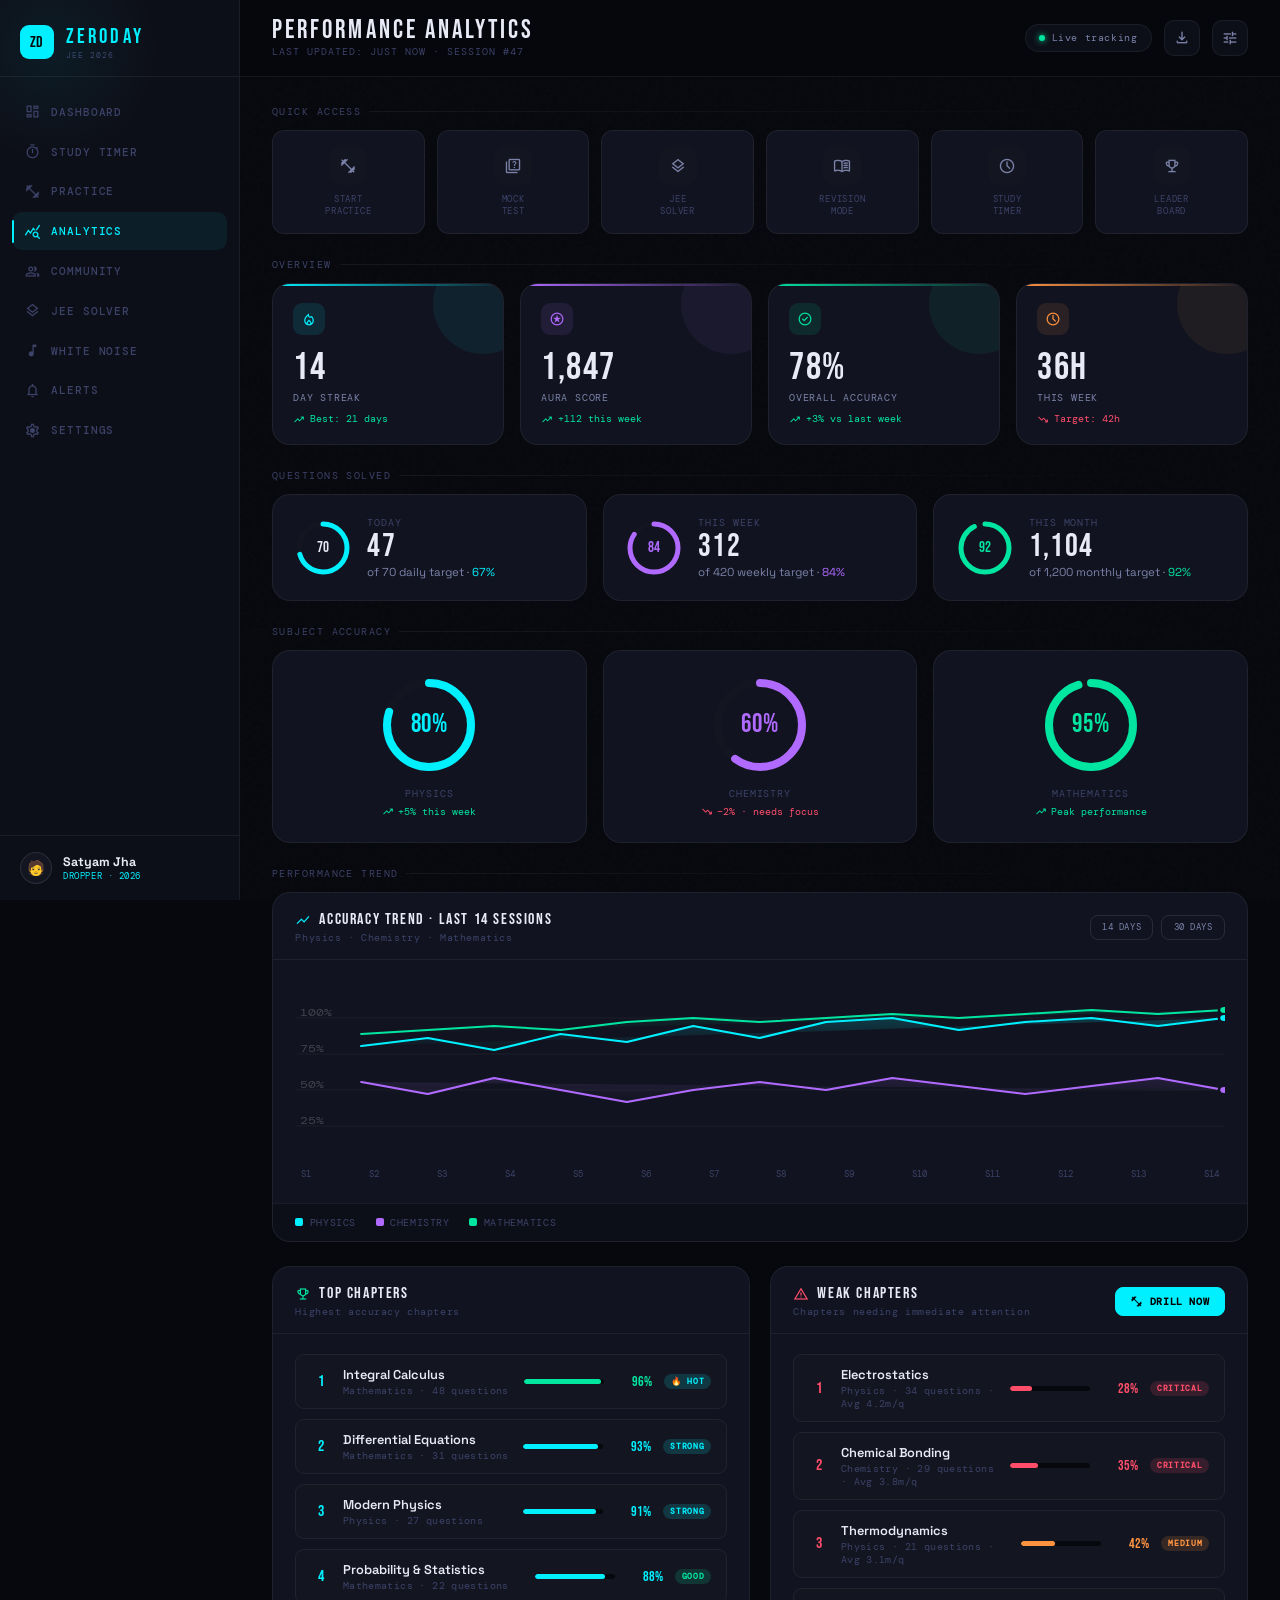
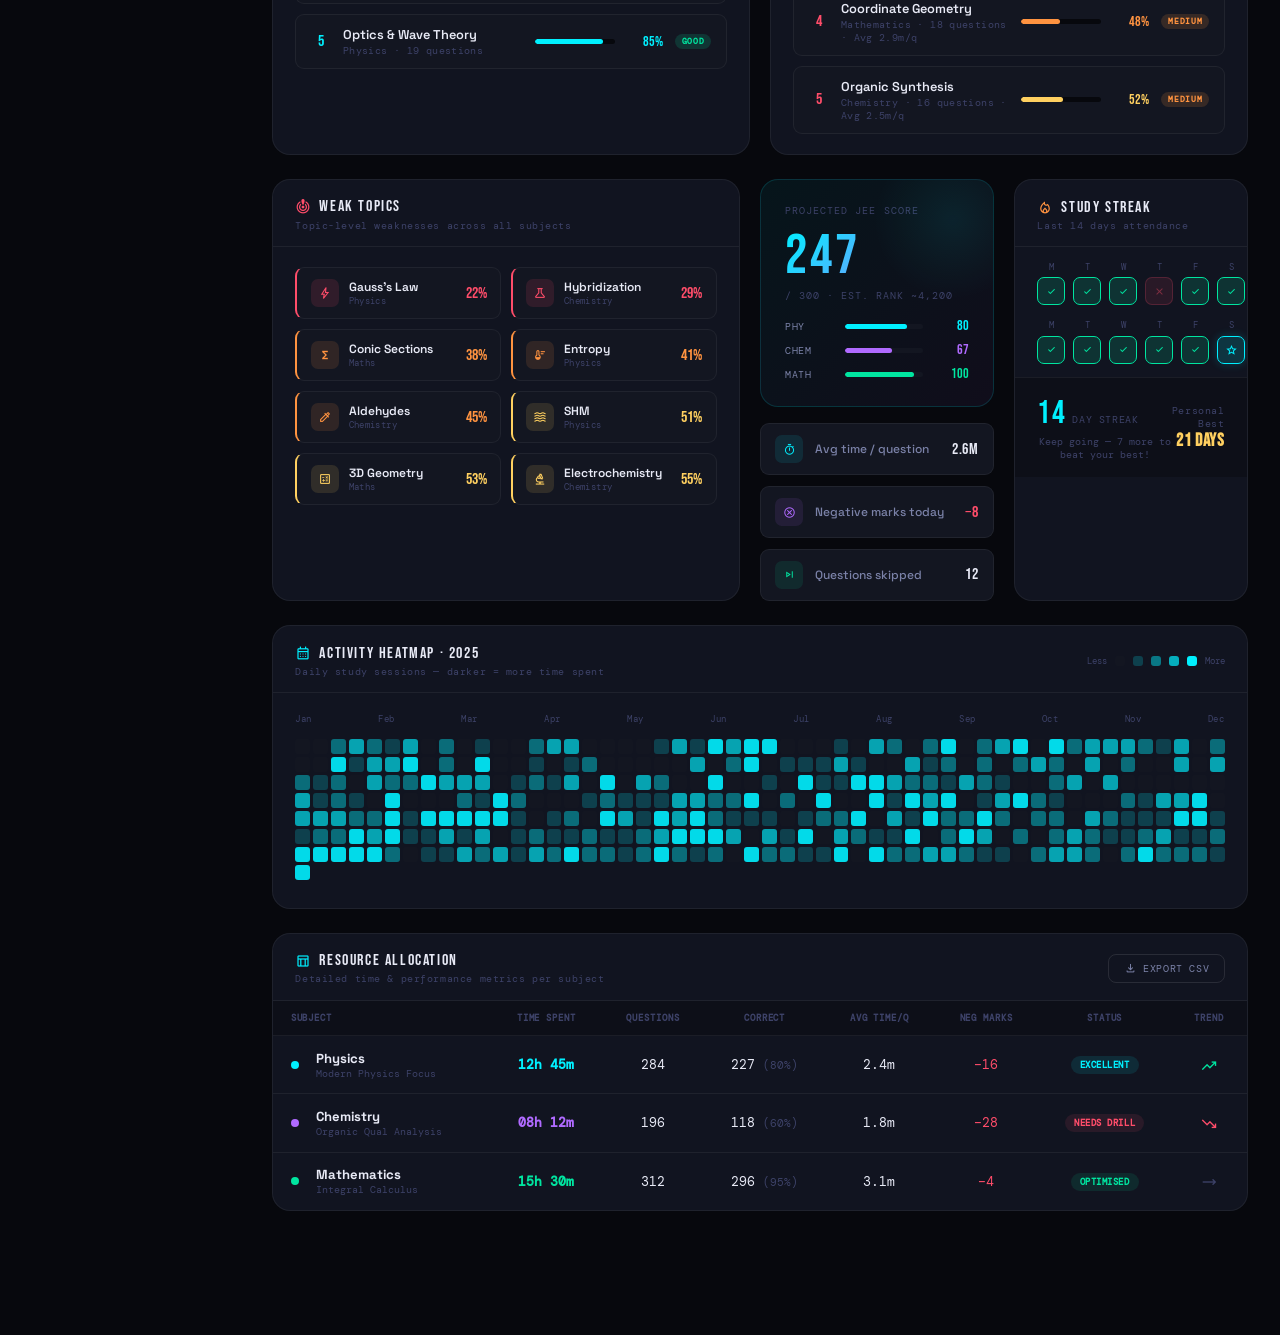
<file: analytics.html>
<!DOCTYPE html>
<html lang="en">
<head>
<meta charset="utf-8"/>
<meta name="viewport" content="width=device-width, initial-scale=1.0"/>
<title>ZEROday | Performance Analytics</title>
<link href="https://fonts.googleapis.com/css2?family=Bebas+Neue&family=DM+Mono:wght@400;500&family=Syne:wght@700;800&family=Space+Grotesk:wght@400;500;600;700&display=swap" rel="stylesheet"/>
<link href="https://fonts.googleapis.com/css2?family=Material+Symbols+Outlined:wght,FILL@100..700,0..1" rel="stylesheet"/>
<style>
/* ═══ RESET & BASE ═══════════════════════════════════════════ */
*,*::before,*::after{box-sizing:border-box;margin:0;padding:0}
:root {
  --bg:       #07080d;
  --bg2:      #0d0f18;
  --bg3:      #131621;
  --card:     #111420;
  --card2:    #181b2a;
  --border:   rgba(255,255,255,0.06);
  --border2:  rgba(255,255,255,0.1);
  --text:     #e8eaf6;
  --text2:    #7b82a8;
  --text3:    #3d4268;
  --cyan:     #00f0ff;
  --purple:   #b06aff;
  --green:    #00e5a0;
  --red:      #ff4d6a;
  --orange:   #ff9340;
  --yellow:   #ffd060;
  --cyan-glow:   rgba(0,240,255,0.15);
  --purple-glow: rgba(176,106,255,0.15);
  --green-glow:  rgba(0,229,160,0.15);
  --red-glow:    rgba(255,77,106,0.15);
  --sidebar-w: 240px;
  --radius: 18px;
  --radius-sm: 12px;
}
html { scroll-behavior: smooth; }
body {
  background: var(--bg);
  color: var(--text);
  font-family: 'Space Grotesk', sans-serif;
  overflow-x: hidden;
  min-height: 100vh;
}
/* Noise texture overlay */
body::before {
  content:'';
  position:fixed;inset:0;
  background-image:url("data:image/svg+xml,%3Csvg viewBox='0 0 256 256' xmlns='http://www.w3.org/2000/svg'%3E%3Cfilter id='noise'%3E%3CfeTurbulence type='fractalNoise' baseFrequency='0.9' numOctaves='4' stitchTiles='stitch'/%3E%3C/filter%3E%3Crect width='100%25' height='100%25' filter='url(%23noise)' opacity='0.035'/%3E%3C/svg%3E");
  pointer-events:none;z-index:0;opacity:0.6;
}

/* ═══ SCROLLBAR ══════════════════════════════════════════════ */
::-webkit-scrollbar{width:4px;height:4px}
::-webkit-scrollbar-track{background:var(--bg2)}
::-webkit-scrollbar-thumb{background:var(--border2);border-radius:99px}

/* ═══ SIDEBAR ════════════════════════════════════════════════ */
.sidebar {
  position:fixed;top:0;left:0;
  width:var(--sidebar-w);height:100vh;
  background:var(--bg2);
  border-right:1px solid var(--border);
  display:flex;flex-direction:column;
  padding:0;z-index:100;
  overflow:hidden;
}
.sidebar::before {
  content:'';position:absolute;
  top:-60px;left:-60px;
  width:220px;height:220px;
  background:radial-gradient(circle, rgba(0,240,255,0.06) 0%, transparent 70%);
  pointer-events:none;
}
.sidebar-logo {
  padding:1.5rem 1.25rem 1rem;
  border-bottom:1px solid var(--border);
  display:flex;align-items:center;gap:0.75rem;
}
.sidebar-logo-mark {
  width:34px;height:34px;
  background:var(--cyan);
  border-radius:9px;
  display:flex;align-items:center;justify-content:center;
  font-family:'Bebas Neue',sans-serif;
  font-size:1rem;color:#000;letter-spacing:0.05em;
  flex-shrink:0;
}
.sidebar-logo-text {
  font-family:'Bebas Neue',sans-serif;
  font-size:1.3rem;letter-spacing:0.15em;color:var(--cyan);
}
.sidebar-logo-sub {
  font-family:'DM Mono',monospace;
  font-size:0.5rem;color:var(--text3);
  letter-spacing:0.12em;text-transform:uppercase;
  margin-top:1px;
}
.sidebar-nav {
  flex:1;padding:1rem 0.75rem;
  display:flex;flex-direction:column;gap:2px;
  overflow-y:auto;
}
.nav-item {
  display:flex;align-items:center;gap:0.65rem;
  padding:0.65rem 0.75rem;
  border-radius:10px;
  font-family:'DM Mono',monospace;
  font-size:0.68rem;font-weight:500;
  letter-spacing:0.08em;text-transform:uppercase;
  color:var(--text3);
  text-decoration:none;
  transition:all 0.18s;
  cursor:pointer;
  position:relative;
}
.nav-item:hover {color:var(--text2);background:rgba(255,255,255,0.03);}
.nav-item.active {color:var(--cyan);background:rgba(0,240,255,0.07);}
.nav-item.active::before {
  content:'';position:absolute;left:0;top:20%;bottom:20%;
  width:2px;border-radius:2px;background:var(--cyan);
}
.nav-item .material-symbols-outlined {font-size:17px;}
.sidebar-user {
  padding:1rem 1.25rem;
  border-top:1px solid var(--border);
  display:flex;align-items:center;gap:0.7rem;
}
.sidebar-avatar {
  width:32px;height:32px;border-radius:50%;
  background:var(--bg3);border:1.5px solid var(--border2);
  overflow:hidden;flex-shrink:0;
  display:flex;align-items:center;justify-content:center;
  font-size:0.9rem;
}
.sidebar-user-info {flex:1;min-width:0;}
.sidebar-user-name {
  font-size:0.78rem;font-weight:700;color:var(--text);
  white-space:nowrap;overflow:hidden;text-overflow:ellipsis;
}
.sidebar-user-tag {
  font-family:'DM Mono',monospace;font-size:0.58rem;
  color:var(--cyan);letter-spacing:0.06em;
  text-transform:uppercase;
}

/* ═══ MAIN CONTENT ═══════════════════════════════════════════ */
.main {
  margin-left:var(--sidebar-w);
  min-height:100vh;
  padding:0 0 6rem;
  position:relative;z-index:1;
}

/* ═══ TOPBAR ══════════════════════════════════════════════ */
.topbar {
  position:sticky;top:0;
  padding:1.1rem 2rem;
  background:rgba(7,8,13,0.85);
  backdrop-filter:blur(20px);
  border-bottom:1px solid var(--border);
  z-index:50;
  display:flex;align-items:center;justify-content:space-between;
  gap:1rem;
}
.topbar-left {}
.topbar-title {
  font-family:'Bebas Neue',sans-serif;
  font-size:1.6rem;letter-spacing:0.12em;
  color:var(--text);line-height:1;
}
.topbar-sub {
  font-family:'DM Mono',monospace;
  font-size:0.62rem;color:var(--text3);
  letter-spacing:0.1em;margin-top:2px;
  text-transform:uppercase;
}
.topbar-right {display:flex;align-items:center;gap:0.75rem;}
.topbar-chip {
  display:flex;align-items:center;gap:0.4rem;
  padding:0.4rem 0.85rem;
  background:var(--bg2);
  border:1px solid var(--border);
  border-radius:99px;
  font-family:'DM Mono',monospace;
  font-size:0.62rem;color:var(--text2);
  letter-spacing:0.06em;
}
.live-dot {
  width:6px;height:6px;border-radius:50%;
  background:var(--green);
  box-shadow:0 0 6px var(--green);
  animation:pulse 2s ease-in-out infinite;
}
@keyframes pulse{0%,100%{opacity:1;transform:scale(1)}50%{opacity:.5;transform:scale(.8)}}
.topbar-btn {
  width:36px;height:36px;border-radius:10px;
  background:var(--bg2);border:1px solid var(--border);
  color:var(--text2);cursor:pointer;
  display:flex;align-items:center;justify-content:center;
  transition:all 0.18s;
}
.topbar-btn:hover{border-color:var(--cyan);color:var(--cyan);background:rgba(0,240,255,0.07);}
.topbar-btn .material-symbols-outlined{font-size:18px;}

/* ═══ CONTENT GRID ═══════════════════════════════════════════ */
.content {padding:1.75rem 2rem;display:flex;flex-direction:column;gap:1.5rem;}

/* ═══ SECTION LABEL ══════════════════════════════════════════ */
.section-label {
  font-family:'DM Mono',monospace;
  font-size:0.6rem;letter-spacing:0.15em;
  color:var(--text3);text-transform:uppercase;
  margin-bottom:0.75rem;
  display:flex;align-items:center;gap:0.5rem;
}
.section-label::after {
  content:'';flex:1;height:1px;
  background:linear-gradient(90deg,var(--border),transparent);
}

/* ═══ CARD BASE ══════════════════════════════════════════════ */
.card {
  background:var(--card);
  border:1px solid var(--border);
  border-radius:var(--radius);
  overflow:hidden;
  transition:border-color 0.2s;
}
.card:hover{border-color:var(--border2);}
.card-header {
  padding:1.1rem 1.4rem 0.9rem;
  border-bottom:1px solid var(--border);
  display:flex;align-items:center;justify-content:space-between;
  gap:0.75rem;flex-wrap:wrap;
}
.card-title {
  font-family:'Bebas Neue',sans-serif;
  font-size:1rem;letter-spacing:0.1em;color:var(--text);
  display:flex;align-items:center;gap:0.5rem;
}
.card-title .material-symbols-outlined{font-size:16px;color:var(--cyan);}
.card-sub {
  font-family:'DM Mono',monospace;
  font-size:0.6rem;color:var(--text3);
  letter-spacing:0.06em;margin-top:2px;
}
.card-body {padding:1.25rem 1.4rem;}

/* ═══ KPI HERO STRIP ════════════════════════════════════════ */
.kpi-strip {
  display:grid;
  grid-template-columns:repeat(4,1fr);
  gap:1rem;
}
.kpi-card {
  background:var(--card);
  border:1px solid var(--border);
  border-radius:var(--radius);
  padding:1.2rem 1.25rem;
  position:relative;overflow:hidden;
  transition:all 0.22s;
}
.kpi-card::before {
  content:'';position:absolute;
  top:0;left:0;right:0;height:2px;
  border-radius:var(--radius) var(--radius) 0 0;
}
.kpi-card.c-cyan::before{background:linear-gradient(90deg,var(--cyan),transparent);}
.kpi-card.c-purple::before{background:linear-gradient(90deg,var(--purple),transparent);}
.kpi-card.c-green::before{background:linear-gradient(90deg,var(--green),transparent);}
.kpi-card.c-orange::before{background:linear-gradient(90deg,var(--orange),transparent);}
.kpi-card::after {
  content:'';position:absolute;
  right:-30px;top:-30px;
  width:100px;height:100px;
  border-radius:50%;
  opacity:0.06;
}
.kpi-card.c-cyan::after{background:var(--cyan);}
.kpi-card.c-purple::after{background:var(--purple);}
.kpi-card.c-green::after{background:var(--green);}
.kpi-card.c-orange::after{background:var(--orange);}
.kpi-card:hover{transform:translateY(-2px);border-color:var(--border2);}
.kpi-icon {
  width:32px;height:32px;border-radius:9px;
  display:flex;align-items:center;justify-content:center;
  margin-bottom:0.85rem;font-size:0.9rem;
}
.kpi-card.c-cyan .kpi-icon{background:rgba(0,240,255,0.1);color:var(--cyan);}
.kpi-card.c-purple .kpi-icon{background:rgba(176,106,255,0.1);color:var(--purple);}
.kpi-card.c-green .kpi-icon{background:rgba(0,229,160,0.1);color:var(--green);}
.kpi-card.c-orange .kpi-icon{background:rgba(255,147,64,0.1);color:var(--orange);}
.kpi-icon .material-symbols-outlined{font-size:16px;}
.kpi-val {
  font-family:'Bebas Neue',sans-serif;
  font-size:2.4rem;line-height:1;color:var(--text);
  letter-spacing:0.04em;
}
.kpi-label {
  font-family:'DM Mono',monospace;
  font-size:0.62rem;color:var(--text2);
  letter-spacing:0.08em;text-transform:uppercase;
  margin-top:4px;
}
.kpi-delta {
  font-family:'DM Mono',monospace;
  font-size:0.62rem;margin-top:0.5rem;
  display:flex;align-items:center;gap:0.3rem;
}
.kpi-delta.up{color:var(--green);}
.kpi-delta.down{color:var(--red);}
.kpi-delta .material-symbols-outlined{font-size:12px;}

/* ═══ QUICK ACCESS PANEL ═════════════════════════════════════ */
.qa-panel {
  display:grid;
  grid-template-columns:repeat(6,1fr);
  gap:0.75rem;
}
.qa-btn {
  background:var(--card);
  border:1px solid var(--border);
  border-radius:var(--radius-sm);
  padding:1rem 0.75rem;
  text-align:center;
  cursor:pointer;
  text-decoration:none;
  transition:all 0.2s;
  display:flex;flex-direction:column;
  align-items:center;gap:0.5rem;
}
.qa-btn:hover {
  border-color:var(--cyan);
  background:rgba(0,240,255,0.05);
  transform:translateY(-2px);
}
.qa-icon {
  width:38px;height:38px;border-radius:10px;
  background:var(--bg3);
  display:flex;align-items:center;justify-content:center;
  color:var(--text2);
  transition:all 0.2s;
}
.qa-btn:hover .qa-icon{background:rgba(0,240,255,0.1);color:var(--cyan);}
.qa-icon .material-symbols-outlined{font-size:18px;}
.qa-label {
  font-family:'DM Mono',monospace;
  font-size:0.58rem;letter-spacing:0.08em;
  text-transform:uppercase;color:var(--text3);
  line-height:1.3;
}
.qa-btn:hover .qa-label{color:var(--text2);}

/* ═══ QUESTION STATS ROW ═════════════════════════════════════ */
.qstat-row {
  display:grid;
  grid-template-columns:repeat(3,1fr);
  gap:1rem;
}
.qstat-card {
  background:var(--card);
  border:1px solid var(--border);
  border-radius:var(--radius);
  padding:1.3rem 1.4rem;
  display:flex;align-items:center;gap:1rem;
  transition:all 0.2s;
}
.qstat-card:hover{border-color:var(--border2);transform:translateY(-1px);}
.qstat-ring {
  position:relative;
  width:56px;height:56px;flex-shrink:0;
}
.qstat-ring svg {transform:rotate(-90deg);}
.qstat-ring-label {
  position:absolute;inset:0;
  display:flex;align-items:center;justify-content:center;
  font-family:'Bebas Neue',sans-serif;
  font-size:0.95rem;color:var(--text);
}
.qstat-info {flex:1;min-width:0;}
.qstat-period {
  font-family:'DM Mono',monospace;
  font-size:0.6rem;letter-spacing:0.1em;
  text-transform:uppercase;color:var(--text3);
}
.qstat-num {
  font-family:'Bebas Neue',sans-serif;
  font-size:2rem;color:var(--text);
  letter-spacing:0.04em;line-height:1;
  margin:2px 0;
}
.qstat-sub {font-size:0.72rem;color:var(--text2);}

/* ═══ TWO-COLUMN GRID ════════════════════════════════════════ */
.two-col{display:grid;grid-template-columns:1fr 1fr;gap:1.25rem;}
.three-col{display:grid;grid-template-columns:2fr 1fr 1fr;gap:1.25rem;}

/* ═══ ACCURACY GAUGES ════════════════════════════════════════ */
.gauge-row{display:grid;grid-template-columns:repeat(3,1fr);gap:1rem;}
.gauge-card{
  background:var(--card);border:1px solid var(--border);
  border-radius:var(--radius);padding:1.5rem 1.25rem;
  display:flex;flex-direction:column;align-items:center;
  transition:all 0.2s;
}
.gauge-card:hover{border-color:var(--border2);}
.gauge-wrap{position:relative;width:100px;height:100px;}
.gauge-wrap svg{transform:rotate(-90deg);width:100%;height:100%;}
.gauge-center{
  position:absolute;inset:0;
  display:flex;flex-direction:column;align-items:center;justify-content:center;
}
.gauge-pct{
  font-family:'Bebas Neue',sans-serif;
  font-size:1.6rem;line-height:1;letter-spacing:0.03em;
}
.gauge-subject{
  font-family:'DM Mono',monospace;
  font-size:0.6rem;letter-spacing:0.1em;
  color:var(--text3);text-transform:uppercase;
  margin-top:0.75rem;
}
.gauge-trend{
  font-family:'DM Mono',monospace;
  font-size:0.62rem;margin-top:0.3rem;
  display:flex;align-items:center;gap:0.25rem;
}
.gauge-trend.up{color:var(--green);}
.gauge-trend.down{color:var(--red);}
.gauge-trend .material-symbols-outlined{font-size:12px;}

/* ═══ PERFORMANCE CHART (SVG) ════════════════════════════════ */
.chart-container{
  background:var(--card);border:1px solid var(--border);
  border-radius:var(--radius);overflow:hidden;
}
.chart-area {
  width:100%;
  padding:1.4rem;
}
.perf-svg-wrap{
  width:100%;height:180px;
  position:relative;
}
.perf-svg-wrap svg{width:100%;height:100%;}
.chart-legend{
  display:flex;gap:1.25rem;
  padding:0.75rem 1.4rem;
  border-top:1px solid var(--border);
  background:var(--bg2);
}
.legend-item{
  display:flex;align-items:center;gap:0.4rem;
  font-family:'DM Mono',monospace;
  font-size:0.6rem;letter-spacing:0.06em;
  color:var(--text3);text-transform:uppercase;
}
.legend-dot{width:8px;height:8px;border-radius:2px;}

/* ═══ CHAPTER LISTS ══════════════════════════════════════════ */
.chapter-list{display:flex;flex-direction:column;gap:0.6rem;}
.chapter-row{
  display:flex;align-items:center;gap:0.75rem;
  padding:0.7rem 0.9rem;
  background:var(--bg3);
  border-radius:9px;
  border:1px solid var(--border);
  transition:all 0.15s;
}
.chapter-row:hover{border-color:var(--border2);background:var(--card2);}
.chapter-rank{
  font-family:'Bebas Neue',sans-serif;
  font-size:1rem;color:var(--text3);
  width:20px;text-align:center;flex-shrink:0;
}
.chapter-rank.top{color:var(--cyan);}
.chapter-rank.weak{color:var(--red);}
.chapter-name{
  flex:1;font-size:0.8rem;font-weight:600;color:var(--text);
  min-width:0;white-space:nowrap;overflow:hidden;text-overflow:ellipsis;
}
.chapter-sub{
  font-family:'DM Mono',monospace;
  font-size:0.6rem;color:var(--text3);letter-spacing:0.04em;
  margin-top:1px;
}
.chapter-bar-wrap{
  width:80px;height:5px;background:var(--bg);
  border-radius:99px;overflow:hidden;flex-shrink:0;
}
.chapter-bar{height:100%;border-radius:99px;}
.chapter-score{
  font-family:'Bebas Neue',sans-serif;
  font-size:0.9rem;min-width:36px;text-align:right;
}
.badge-pill {
  font-family:'DM Mono',monospace;
  font-size:0.52rem;font-weight:700;
  letter-spacing:0.08em;text-transform:uppercase;
  padding:2px 7px;border-radius:99px;flex-shrink:0;
}
.badge-crit{background:rgba(255,77,106,0.15);color:var(--red);}
.badge-med {background:rgba(255,147,64,0.15);color:var(--orange);}
.badge-low {background:rgba(0,229,160,0.15);color:var(--green);}
.badge-top {background:rgba(0,240,255,0.15);color:var(--cyan);}

/* ═══ WEAK TOPICS ════════════════════════════════════════════ */
.topic-grid{display:grid;grid-template-columns:1fr 1fr;gap:0.6rem;}
.topic-chip{
  background:var(--bg3);border:1px solid var(--border);
  border-radius:9px;padding:0.7rem 0.85rem;
  display:flex;align-items:center;gap:0.6rem;
  transition:all 0.15s;cursor:default;
}
.topic-chip:hover{border-color:var(--border2);}
.topic-icon{
  width:28px;height:28px;border-radius:7px;
  display:flex;align-items:center;justify-content:center;
  flex-shrink:0;font-size:0.8rem;
}
.topic-icon .material-symbols-outlined{font-size:14px;}
.topic-text{flex:1;min-width:0;}
.topic-name{font-size:0.75rem;font-weight:600;color:var(--text);}
.topic-subject{
  font-family:'DM Mono',monospace;
  font-size:0.58rem;color:var(--text3);letter-spacing:0.04em;
}
.topic-score{
  font-family:'Bebas Neue',sans-serif;
  font-size:1rem;
}
.sev-1{border-left:2px solid var(--red);}
.sev-1 .topic-icon{background:rgba(255,77,106,0.12);color:var(--red);}
.sev-1 .topic-score{color:var(--red);}
.sev-2{border-left:2px solid var(--orange);}
.sev-2 .topic-icon{background:rgba(255,147,64,0.12);color:var(--orange);}
.sev-2 .topic-score{color:var(--orange);}
.sev-3{border-left:2px solid var(--yellow);}
.sev-3 .topic-icon{background:rgba(255,208,96,0.12);color:var(--yellow);}
.sev-3 .topic-score{color:var(--yellow);}

/* ═══ HEATMAP ════════════════════════════════════════════════ */
.heatmap-grid{
  display:grid;
  grid-template-columns:repeat(52,1fr);
  gap:3px;
  padding:0.5rem 0;
}
.hm-cell{
  aspect-ratio:1;border-radius:3px;
  background:var(--bg3);
  transition:all 0.15s;cursor:default;
}
.hm-cell:hover{transform:scale(1.4);z-index:1;}
.hm-0{background:var(--bg3);}
.hm-1{background:rgba(0,240,255,0.2);}
.hm-2{background:rgba(0,240,255,0.4);}
.hm-3{background:rgba(0,240,255,0.65);}
.hm-4{background:rgba(0,240,255,0.9);}
.heatmap-days{
  display:flex;justify-content:space-between;
  font-family:'DM Mono',monospace;
  font-size:0.55rem;color:var(--text3);
  letter-spacing:0.06em;
  margin-bottom:0.4rem;
}

/* ═══ TIME TABLE ════════════════════════════════════════════ */
.tbl{width:100%;border-collapse:collapse;}
.tbl th{
  padding:0.7rem 1.1rem;
  font-family:'DM Mono',monospace;
  font-size:0.58rem;letter-spacing:0.1em;
  text-transform:uppercase;color:var(--text3);
  text-align:left;border-bottom:1px solid var(--border);
  background:var(--bg2);
}
.tbl th:not(:first-child){text-align:center;}
.tbl td{
  padding:0.85rem 1.1rem;
  border-bottom:1px solid var(--border);
  font-size:0.82rem;
  transition:background 0.15s;
}
.tbl tr:hover td{background:var(--bg2);}
.tbl tr:last-child td{border-bottom:none;}
.tbl td:not(:first-child){text-align:center;}
.subject-dot{
  display:inline-block;
  width:8px;height:8px;border-radius:50%;
  margin-right:0.5rem;vertical-align:middle;
  flex-shrink:0;
}
.status-badge{
  display:inline-flex;align-items:center;gap:0.35rem;
  padding:3px 9px;border-radius:99px;
  font-family:'DM Mono',monospace;
  font-size:0.56rem;font-weight:600;
  letter-spacing:0.06em;text-transform:uppercase;
}
.st-ex{background:rgba(0,240,255,0.1);color:var(--cyan);}
.st-ok{background:rgba(0,229,160,0.1);color:var(--green);}
.st-wr{background:rgba(255,147,64,0.1);color:var(--orange);}
.st-cr{background:rgba(255,77,106,0.1);color:var(--red);}

/* ═══ STREAK TRACKER ════════════════════════════════════════ */
.streak-row{
  display:flex;align-items:center;gap:0.5rem;
  padding:0.85rem 1.4rem;
}
.streak-day{
  display:flex;flex-direction:column;align-items:center;
  gap:0.3rem;flex:1;
}
.streak-day-name{
  font-family:'DM Mono',monospace;
  font-size:0.55rem;letter-spacing:0.06em;
  color:var(--text3);text-transform:uppercase;
}
.streak-pip{
  width:28px;height:28px;border-radius:7px;
  display:flex;align-items:center;justify-content:center;
  font-size:0.65rem;
}
.streak-pip.done{background:rgba(0,229,160,0.15);border:1px solid var(--green);}
.streak-pip.missed{background:rgba(255,77,106,0.1);border:1px solid rgba(255,77,106,0.2);}
.streak-pip.today{background:rgba(0,240,255,0.15);border:1px solid var(--cyan);box-shadow:0 0 10px rgba(0,240,255,0.2);}
.streak-pip.future{background:var(--bg3);border:1px solid var(--border);}
.streak-pip .material-symbols-outlined{font-size:13px;}
.streak-pip.done .material-symbols-outlined{color:var(--green);}
.streak-pip.missed .material-symbols-outlined{color:rgba(255,77,106,0.4);}
.streak-pip.today .material-symbols-outlined{color:var(--cyan);}
.streak-count-wrap{
  text-align:center;padding:1rem 1.4rem;
  border-top:1px solid var(--border);
  background:var(--bg2);
  display:flex;align-items:center;justify-content:space-between;
}
.streak-num{
  font-family:'Bebas Neue',sans-serif;
  font-size:2rem;color:var(--cyan);letter-spacing:0.04em;
  display:flex;align-items:baseline;gap:0.4rem;
}
.streak-num span{
  font-family:'DM Mono',monospace;
  font-size:0.65rem;color:var(--text3);
  letter-spacing:0.06em;text-transform:uppercase;
}
.streak-best{
  font-family:'DM Mono',monospace;
  font-size:0.62rem;color:var(--text3);
  letter-spacing:0.06em;text-align:right;
}
.streak-best strong{color:var(--yellow);display:block;font-family:'Bebas Neue',sans-serif;font-size:1.1rem;}

/* ═══ PREDICTION CARD ════════════════════════════════════════ */
.prediction-card{
  background:linear-gradient(135deg,rgba(0,240,255,0.06),rgba(176,106,255,0.06));
  border:1px solid rgba(0,240,255,0.15);
  border-radius:var(--radius);
  padding:1.5rem;
  position:relative;overflow:hidden;
}
.prediction-card::before{
  content:'';position:absolute;
  right:-40px;top:-40px;
  width:160px;height:160px;
  border-radius:50%;
  background:radial-gradient(circle,rgba(0,240,255,0.08),transparent 70%);
}
.prediction-score{
  font-family:'Bebas Neue',sans-serif;
  font-size:3.5rem;letter-spacing:0.05em;
  background:linear-gradient(135deg,var(--cyan),var(--purple));
  -webkit-background-clip:text;-webkit-text-fill-color:transparent;
  background-clip:text;line-height:1;
}
.prediction-label{
  font-family:'DM Mono',monospace;
  font-size:0.62rem;color:var(--text3);
  letter-spacing:0.1em;text-transform:uppercase;
  margin-top:4px;
}
.prediction-breakdown{
  display:flex;flex-direction:column;gap:0.5rem;
  margin-top:1rem;
}
.pb-row{
  display:flex;align-items:center;gap:0.65rem;
}
.pb-subject{
  font-family:'DM Mono',monospace;
  font-size:0.62rem;color:var(--text2);
  letter-spacing:0.06em;width:50px;flex-shrink:0;
}
.pb-bar-wrap{flex:1;height:5px;background:var(--bg3);border-radius:99px;overflow:hidden;}
.pb-bar{height:100%;border-radius:99px;}
.pb-score{
  font-family:'Bebas Neue',sans-serif;
  font-size:0.85rem;width:36px;text-align:right;
}

/* ═══ MINI STAT ══════════════════════════════════════════════ */
.mini-stat-row{display:flex;flex-direction:column;gap:0.65rem;}
.mini-stat{
  display:flex;align-items:center;gap:0.75rem;
  padding:0.7rem 0.9rem;
  background:var(--bg3);border-radius:9px;
  border:1px solid var(--border);
  transition:all 0.15s;
}
.mini-stat:hover{border-color:var(--border2);}
.mini-stat-icon{
  width:28px;height:28px;border-radius:7px;
  display:flex;align-items:center;justify-content:center;
  flex-shrink:0;
}
.mini-stat-icon .material-symbols-outlined{font-size:13px;}
.mini-stat-label{
  flex:1;font-size:0.75rem;font-weight:500;color:var(--text2);
}
.mini-stat-val{
  font-family:'Bebas Neue',sans-serif;
  font-size:1rem;color:var(--text);letter-spacing:0.04em;
}

/* ═══ MOBILE ══════════════════════════════════════════════ */
@media(max-width:900px){
  .sidebar{display:none;}
  .main{margin-left:0;}
  .topbar{padding:0.85rem 1rem;}
  .content{padding:1rem;}
  .kpi-strip{grid-template-columns:1fr 1fr;}
  .qstat-row{grid-template-columns:1fr;}
  .gauge-row{grid-template-columns:1fr 1fr;}
  .two-col,.three-col{grid-template-columns:1fr;}
  .qa-panel{grid-template-columns:repeat(3,1fr);}
  .topic-grid{grid-template-columns:1fr;}
}
@media(max-width:480px){
  .kpi-strip{grid-template-columns:1fr 1fr;}
  .qa-panel{grid-template-columns:repeat(2,1fr);}
  .gauge-row{grid-template-columns:1fr;}
}

/* ═══ ANIMATIONS ═════════════════════════════════════════════ */
@keyframes fadeUp{from{opacity:0;transform:translateY(14px)}to{opacity:1;transform:translateY(0)}}
.anim{animation:fadeUp 0.45s ease both;}
.anim-1{animation-delay:0.05s;}
.anim-2{animation-delay:0.1s;}
.anim-3{animation-delay:0.15s;}
.anim-4{animation-delay:0.2s;}
.anim-5{animation-delay:0.25s;}
.anim-6{animation-delay:0.3s;}

/* ═══ EXPORT BTN ════════════════════════════════════════════ */
.btn-outline{
  display:inline-flex;align-items:center;gap:0.4rem;
  padding:0.45rem 0.9rem;
  background:transparent;
  border:1px solid var(--border2);
  border-radius:8px;
  color:var(--text2);
  font-family:'DM Mono',monospace;
  font-size:0.62rem;letter-spacing:0.06em;
  text-transform:uppercase;
  cursor:pointer;transition:all 0.18s;
}
.btn-outline:hover{border-color:var(--cyan);color:var(--cyan);background:rgba(0,240,255,0.05);}
.btn-outline .material-symbols-outlined{font-size:13px;}
.btn-primary{
  display:inline-flex;align-items:center;gap:0.4rem;
  padding:0.45rem 0.9rem;
  background:var(--cyan);
  border:1px solid var(--cyan);
  border-radius:8px;
  color:#000;
  font-family:'DM Mono',monospace;
  font-size:0.62rem;font-weight:700;
  letter-spacing:0.06em;text-transform:uppercase;
  cursor:pointer;transition:all 0.18s;
}
.btn-primary:hover{background:rgba(0,240,255,0.85);box-shadow:0 4px 16px rgba(0,240,255,0.25);}
.btn-primary .material-symbols-outlined{font-size:13px;}
</style>
</head>
<body>

<!-- ══ SIDEBAR ═══════════════════════════════════════════════ -->
<aside class="sidebar">
  <div class="sidebar-logo">
    <div class="sidebar-logo-mark">ZD</div>
    <div>
      <div class="sidebar-logo-text">ZEROday</div>
      <div class="sidebar-logo-sub">JEE 2026</div>
    </div>
  </div>
  <nav class="sidebar-nav">
    <a class="nav-item" href="#">
      <span class="material-symbols-outlined">dashboard</span>Dashboard
    </a>
    <a class="nav-item" href="#">
      <span class="material-symbols-outlined">timer</span>Study Timer
    </a>
    <a class="nav-item" href="#">
      <span class="material-symbols-outlined">fitness_center</span>Practice
    </a>
    <a class="nav-item active" href="#">
      <span class="material-symbols-outlined">query_stats</span>Analytics
    </a>
    <a class="nav-item" href="#">
      <span class="material-symbols-outlined">group</span>Community
    </a>
    <a class="nav-item" href="#">
      <span class="material-symbols-outlined">layers</span>JEE Solver
    </a>
    <a class="nav-item" href="#">
      <span class="material-symbols-outlined">music_note</span>White Noise
    </a>
    <a class="nav-item" href="#">
      <span class="material-symbols-outlined">notifications</span>Alerts
    </a>
    <a class="nav-item" href="#">
      <span class="material-symbols-outlined">settings</span>Settings
    </a>
  </nav>
  <div class="sidebar-user">
    <div class="sidebar-avatar">🧑</div>
    <div class="sidebar-user-info">
      <div class="sidebar-user-name">Satyam Jha</div>
      <div class="sidebar-user-tag">Dropper · 2026</div>
    </div>
  </div>
</aside>

<!-- ══ MAIN ═══════════════════════════════════════════════════ -->
<main class="main">

  <!-- TOPBAR -->
  <header class="topbar">
    <div class="topbar-left">
      <div class="topbar-title">Performance Analytics</div>
      <div class="topbar-sub">Last updated: Just now · Session #47</div>
    </div>
    <div class="topbar-right">
      <div class="topbar-chip">
        <div class="live-dot"></div>
        Live tracking
      </div>
      <button class="topbar-btn" title="Export Report">
        <span class="material-symbols-outlined">download</span>
      </button>
      <button class="topbar-btn" title="Filter">
        <span class="material-symbols-outlined">tune</span>
      </button>
    </div>
  </header>

  <div class="content">

    <!-- ── QUICK ACCESS PANEL ──────────────────────────────── -->
    <div class="anim anim-1">
      <div class="section-label">Quick Access</div>
      <div class="qa-panel">
        <a class="qa-btn" href="#">
          <div class="qa-icon"><span class="material-symbols-outlined">fitness_center</span></div>
          <div class="qa-label">Start<br>Practice</div>
        </a>
        <a class="qa-btn" href="#">
          <div class="qa-icon"><span class="material-symbols-outlined">quiz</span></div>
          <div class="qa-label">Mock<br>Test</div>
        </a>
        <a class="qa-btn" href="#">
          <div class="qa-icon"><span class="material-symbols-outlined">layers</span></div>
          <div class="qa-label">JEE<br>Solver</div>
        </a>
        <a class="qa-btn" href="#">
          <div class="qa-icon"><span class="material-symbols-outlined">menu_book</span></div>
          <div class="qa-label">Revision<br>Mode</div>
        </a>
        <a class="qa-btn" href="#">
          <div class="qa-icon"><span class="material-symbols-outlined">schedule</span></div>
          <div class="qa-label">Study<br>Timer</div>
        </a>
        <a class="qa-btn" href="#">
          <div class="qa-icon"><span class="material-symbols-outlined">emoji_events</span></div>
          <div class="qa-label">Leader<br>board</div>
        </a>
      </div>
    </div>

    <!-- ── KPI STRIP ───────────────────────────────────────── -->
    <div class="anim anim-2">
      <div class="section-label">Overview</div>
      <div class="kpi-strip">
        <div class="kpi-card c-cyan">
          <div class="kpi-icon"><span class="material-symbols-outlined">local_fire_department</span></div>
          <div class="kpi-val">14</div>
          <div class="kpi-label">Day Streak</div>
          <div class="kpi-delta up">
            <span class="material-symbols-outlined">trending_up</span>Best: 21 days
          </div>
        </div>
        <div class="kpi-card c-purple">
          <div class="kpi-icon"><span class="material-symbols-outlined">stars</span></div>
          <div class="kpi-val">1,847</div>
          <div class="kpi-label">Aura Score</div>
          <div class="kpi-delta up">
            <span class="material-symbols-outlined">trending_up</span>+112 this week
          </div>
        </div>
        <div class="kpi-card c-green">
          <div class="kpi-icon"><span class="material-symbols-outlined">check_circle</span></div>
          <div class="kpi-val">78%</div>
          <div class="kpi-label">Overall Accuracy</div>
          <div class="kpi-delta up">
            <span class="material-symbols-outlined">trending_up</span>+3% vs last week
          </div>
        </div>
        <div class="kpi-card c-orange">
          <div class="kpi-icon"><span class="material-symbols-outlined">schedule</span></div>
          <div class="kpi-val">36h</div>
          <div class="kpi-label">This Week</div>
          <div class="kpi-delta down">
            <span class="material-symbols-outlined">trending_down</span>Target: 42h
          </div>
        </div>
      </div>
    </div>

    <!-- ── QUESTIONS SOLVED ─────────────────────────────────── -->
    <div class="anim anim-2">
      <div class="section-label">Questions Solved</div>
      <div class="qstat-row">
        <!-- Today -->
        <div class="qstat-card">
          <div class="qstat-ring">
            <svg viewBox="0 0 56 56"><circle cx="28" cy="28" r="24" fill="none" stroke="var(--bg3)" stroke-width="5"/><circle cx="28" cy="28" r="24" fill="none" stroke="var(--cyan)" stroke-width="5" stroke-dasharray="150.8" stroke-dashoffset="45" stroke-linecap="round"/></svg>
            <div class="qstat-ring-label">70</div>
          </div>
          <div class="qstat-info">
            <div class="qstat-period">Today</div>
            <div class="qstat-num">47</div>
            <div class="qstat-sub">of 70 daily target · <span style="color:var(--cyan)">67%</span></div>
          </div>
        </div>
        <!-- This Week -->
        <div class="qstat-card">
          <div class="qstat-ring">
            <svg viewBox="0 0 56 56"><circle cx="28" cy="28" r="24" fill="none" stroke="var(--bg3)" stroke-width="5"/><circle cx="28" cy="28" r="24" fill="none" stroke="var(--purple)" stroke-width="5" stroke-dasharray="150.8" stroke-dashoffset="24" stroke-linecap="round"/></svg>
            <div class="qstat-ring-label" style="color:var(--purple)">84</div>
          </div>
          <div class="qstat-info">
            <div class="qstat-period">This Week</div>
            <div class="qstat-num">312</div>
            <div class="qstat-sub">of 420 weekly target · <span style="color:var(--purple)">84%</span></div>
          </div>
        </div>
        <!-- This Month -->
        <div class="qstat-card">
          <div class="qstat-ring">
            <svg viewBox="0 0 56 56"><circle cx="28" cy="28" r="24" fill="none" stroke="var(--bg3)" stroke-width="5"/><circle cx="28" cy="28" r="24" fill="none" stroke="var(--green)" stroke-width="5" stroke-dasharray="150.8" stroke-dashoffset="12" stroke-linecap="round"/></svg>
            <div class="qstat-ring-label" style="color:var(--green)">92</div>
          </div>
          <div class="qstat-info">
            <div class="qstat-period">This Month</div>
            <div class="qstat-num">1,104</div>
            <div class="qstat-sub">of 1,200 monthly target · <span style="color:var(--green)">92%</span></div>
          </div>
        </div>
      </div>
    </div>

    <!-- ── ACCURACY GAUGES + PERFORMANCE GRAPH ─────────────── -->
    <div class="anim anim-3">
      <div class="section-label">Subject Accuracy</div>
      <div class="gauge-row">
        <div class="gauge-card">
          <div class="gauge-wrap">
            <svg viewBox="0 0 100 100"><circle cx="50" cy="50" r="42" fill="none" stroke="var(--bg3)" stroke-width="8"/><circle cx="50" cy="50" r="42" fill="none" stroke="var(--cyan)" stroke-width="8" stroke-dasharray="263.9" stroke-dashoffset="52.8" stroke-linecap="round"/></svg>
            <div class="gauge-center">
              <div class="gauge-pct" style="color:var(--cyan)">80%</div>
            </div>
          </div>
          <div class="gauge-subject">Physics</div>
          <div class="gauge-trend up">
            <span class="material-symbols-outlined">trending_up</span>+5% this week
          </div>
        </div>
        <div class="gauge-card">
          <div class="gauge-wrap">
            <svg viewBox="0 0 100 100"><circle cx="50" cy="50" r="42" fill="none" stroke="var(--bg3)" stroke-width="8"/><circle cx="50" cy="50" r="42" fill="none" stroke="var(--purple)" stroke-width="8" stroke-dasharray="263.9" stroke-dashoffset="105.6" stroke-linecap="round"/></svg>
            <div class="gauge-center">
              <div class="gauge-pct" style="color:var(--purple)">60%</div>
            </div>
          </div>
          <div class="gauge-subject">Chemistry</div>
          <div class="gauge-trend down">
            <span class="material-symbols-outlined">trending_down</span>−2% · needs focus
          </div>
        </div>
        <div class="gauge-card">
          <div class="gauge-wrap">
            <svg viewBox="0 0 100 100"><circle cx="50" cy="50" r="42" fill="none" stroke="var(--bg3)" stroke-width="8"/><circle cx="50" cy="50" r="42" fill="none" stroke="var(--green)" stroke-width="8" stroke-dasharray="263.9" stroke-dashoffset="13.2" stroke-linecap="round"/></svg>
            <div class="gauge-center">
              <div class="gauge-pct" style="color:var(--green)">95%</div>
            </div>
          </div>
          <div class="gauge-subject">Mathematics</div>
          <div class="gauge-trend up">
            <span class="material-symbols-outlined">trending_up</span>Peak performance
          </div>
        </div>
      </div>
    </div>

    <!-- ── PERFORMANCE GRAPH ───────────────────────────────── -->
    <div class="anim anim-3">
      <div class="section-label">Performance Trend</div>
      <div class="chart-container">
        <div class="card-header">
          <div>
            <div class="card-title">
              <span class="material-symbols-outlined">show_chart</span>
              Accuracy Trend · Last 14 Sessions
            </div>
            <div class="card-sub">Physics · Chemistry · Mathematics</div>
          </div>
          <div style="display:flex;gap:0.5rem;">
            <button class="btn-outline" style="font-size:0.58rem;padding:0.35rem 0.7rem;">14 days</button>
            <button class="btn-outline" style="font-size:0.58rem;padding:0.35rem 0.7rem;">30 days</button>
          </div>
        </div>
        <div class="chart-area">
          <!-- SVG Line Chart -->
          <div class="perf-svg-wrap">
            <svg viewBox="0 0 700 180" preserveAspectRatio="none" xmlns="http://www.w3.org/2000/svg">
              <defs>
                <linearGradient id="gcyan" x1="0" y1="0" x2="0" y2="1"><stop offset="0%" stop-color="#00f0ff" stop-opacity="0.25"/><stop offset="100%" stop-color="#00f0ff" stop-opacity="0"/></linearGradient>
                <linearGradient id="gpurple" x1="0" y1="0" x2="0" y2="1"><stop offset="0%" stop-color="#b06aff" stop-opacity="0.2"/><stop offset="100%" stop-color="#b06aff" stop-opacity="0"/></linearGradient>
                <linearGradient id="ggreen" x1="0" y1="0" x2="0" y2="1"><stop offset="0%" stop-color="#00e5a0" stop-opacity="0.2"/><stop offset="100%" stop-color="#00e5a0" stop-opacity="0"/></linearGradient>
              </defs>
              <!-- Grid lines -->
              <line x1="0" y1="36" x2="700" y2="36" stroke="rgba(255,255,255,0.04)" stroke-width="1"/>
              <line x1="0" y1="72" x2="700" y2="72" stroke="rgba(255,255,255,0.04)" stroke-width="1"/>
              <line x1="0" y1="108" x2="700" y2="108" stroke="rgba(255,255,255,0.04)" stroke-width="1"/>
              <line x1="0" y1="144" x2="700" y2="144" stroke="rgba(255,255,255,0.04)" stroke-width="1"/>
              <!-- Y labels -->
              <text x="4" y="34" fill="rgba(255,255,255,0.2)" font-size="10" font-family="DM Mono">100%</text>
              <text x="4" y="70" fill="rgba(255,255,255,0.2)" font-size="10" font-family="DM Mono">75%</text>
              <text x="4" y="106" fill="rgba(255,255,255,0.2)" font-size="10" font-family="DM Mono">50%</text>
              <text x="4" y="142" fill="rgba(255,255,255,0.2)" font-size="10" font-family="DM Mono">25%</text>
              <!-- Physics path (cyan) -->
              <path d="M50,64 L100,56 L150,68 L200,52 L250,60 L300,44 L350,56 L400,40 L450,36 L500,48 L550,40 L600,36 L650,44 L700,36" fill="url(#gcyan)" stroke="none" opacity="0.7"/>
              <path d="M50,64 L100,56 L150,68 L200,52 L250,60 L300,44 L350,56 L400,40 L450,36 L500,48 L550,40 L600,36 L650,44 L700,36" fill="none" stroke="#00f0ff" stroke-width="2" stroke-linecap="round" stroke-linejoin="round"/>
              <!-- Chemistry path (purple) -->
              <path d="M50,100 L100,112 L150,96 L200,108 L250,120 L300,108 L350,100 L400,108 L450,96 L500,104 L550,112 L600,104 L650,96 L700,108" fill="url(#gpurple)" stroke="none" opacity="0.6"/>
              <path d="M50,100 L100,112 L150,96 L200,108 L250,120 L300,108 L350,100 L400,108 L450,96 L500,104 L550,112 L600,104 L650,96 L700,108" fill="none" stroke="#b06aff" stroke-width="2" stroke-linecap="round" stroke-linejoin="round"/>
              <!-- Math path (green) -->
              <path d="M50,52 L100,48 L150,44 L200,48 L250,40 L300,36 L350,40 L400,36 L450,32 L500,36 L550,32 L600,28 L650,32 L700,28" fill="url(#ggreen)" stroke="none" opacity="0.6"/>
              <path d="M50,52 L100,48 L150,44 L200,48 L250,40 L300,36 L350,40 L400,36 L450,32 L500,36 L550,32 L600,28 L650,32 L700,28" fill="none" stroke="#00e5a0" stroke-width="2" stroke-linecap="round" stroke-linejoin="round"/>
              <!-- Data points -->
              <circle cx="700" cy="36" r="4" fill="#00f0ff" stroke="var(--card)" stroke-width="2"/>
              <circle cx="700" cy="108" r="4" fill="#b06aff" stroke="var(--card)" stroke-width="2"/>
              <circle cx="700" cy="28" r="4" fill="#00e5a0" stroke="var(--card)" stroke-width="2"/>
            </svg>
          </div>
          <!-- X axis labels -->
          <div style="display:flex;justify-content:space-between;margin-top:0.4rem;padding:0 6px;">
            <span style="font-family:'DM Mono',monospace;font-size:0.55rem;color:var(--text3);">S1</span>
            <span style="font-family:'DM Mono',monospace;font-size:0.55rem;color:var(--text3);">S2</span>
            <span style="font-family:'DM Mono',monospace;font-size:0.55rem;color:var(--text3);">S3</span>
            <span style="font-family:'DM Mono',monospace;font-size:0.55rem;color:var(--text3);">S4</span>
            <span style="font-family:'DM Mono',monospace;font-size:0.55rem;color:var(--text3);">S5</span>
            <span style="font-family:'DM Mono',monospace;font-size:0.55rem;color:var(--text3);">S6</span>
            <span style="font-family:'DM Mono',monospace;font-size:0.55rem;color:var(--text3);">S7</span>
            <span style="font-family:'DM Mono',monospace;font-size:0.55rem;color:var(--text3);">S8</span>
            <span style="font-family:'DM Mono',monospace;font-size:0.55rem;color:var(--text3);">S9</span>
            <span style="font-family:'DM Mono',monospace;font-size:0.55rem;color:var(--text3);">S10</span>
            <span style="font-family:'DM Mono',monospace;font-size:0.55rem;color:var(--text3);">S11</span>
            <span style="font-family:'DM Mono',monospace;font-size:0.55rem;color:var(--text3);">S12</span>
            <span style="font-family:'DM Mono',monospace;font-size:0.55rem;color:var(--text3);">S13</span>
            <span style="font-family:'DM Mono',monospace;font-size:0.55rem;color:var(--text3);">S14</span>
          </div>
        </div>
        <div class="chart-legend">
          <div class="legend-item"><div class="legend-dot" style="background:var(--cyan);"></div>Physics</div>
          <div class="legend-item"><div class="legend-dot" style="background:var(--purple);"></div>Chemistry</div>
          <div class="legend-item"><div class="legend-dot" style="background:var(--green);"></div>Mathematics</div>
        </div>
      </div>
    </div>

    <!-- ── CHAPTERS: TOP + WEAK ────────────────────────────── -->
    <div class="anim anim-4">
      <div class="two-col">
        <!-- Top Chapters -->
        <div class="card">
          <div class="card-header">
            <div>
              <div class="card-title">
                <span class="material-symbols-outlined" style="color:var(--green)">emoji_events</span>
                Top Chapters
              </div>
              <div class="card-sub">Highest accuracy chapters</div>
            </div>
          </div>
          <div class="card-body">
            <div class="chapter-list">
              <div class="chapter-row">
                <div class="chapter-rank top">1</div>
                <div style="flex:1;min-width:0;">
                  <div class="chapter-name">Integral Calculus</div>
                  <div class="chapter-sub">Mathematics · 48 questions</div>
                </div>
                <div class="chapter-bar-wrap"><div class="chapter-bar" style="width:96%;background:var(--green);"></div></div>
                <div class="chapter-score" style="color:var(--green)">96%</div>
                <span class="badge-pill badge-top">🔥 Hot</span>
              </div>
              <div class="chapter-row">
                <div class="chapter-rank top">2</div>
                <div style="flex:1;min-width:0;">
                  <div class="chapter-name">Differential Equations</div>
                  <div class="chapter-sub">Mathematics · 31 questions</div>
                </div>
                <div class="chapter-bar-wrap"><div class="chapter-bar" style="width:93%;background:var(--cyan);"></div></div>
                <div class="chapter-score" style="color:var(--cyan)">93%</div>
                <span class="badge-pill badge-top">Strong</span>
              </div>
              <div class="chapter-row">
                <div class="chapter-rank top">3</div>
                <div style="flex:1;min-width:0;">
                  <div class="chapter-name">Modern Physics</div>
                  <div class="chapter-sub">Physics · 27 questions</div>
                </div>
                <div class="chapter-bar-wrap"><div class="chapter-bar" style="width:91%;background:var(--cyan);"></div></div>
                <div class="chapter-score" style="color:var(--cyan)">91%</div>
                <span class="badge-pill badge-top">Strong</span>
              </div>
              <div class="chapter-row">
                <div class="chapter-rank top">4</div>
                <div style="flex:1;min-width:0;">
                  <div class="chapter-name">Probability & Statistics</div>
                  <div class="chapter-sub">Mathematics · 22 questions</div>
                </div>
                <div class="chapter-bar-wrap"><div class="chapter-bar" style="width:88%;background:var(--cyan);"></div></div>
                <div class="chapter-score" style="color:var(--cyan)">88%</div>
                <span class="badge-pill badge-low">Good</span>
              </div>
              <div class="chapter-row">
                <div class="chapter-rank top">5</div>
                <div style="flex:1;min-width:0;">
                  <div class="chapter-name">Optics & Wave Theory</div>
                  <div class="chapter-sub">Physics · 19 questions</div>
                </div>
                <div class="chapter-bar-wrap"><div class="chapter-bar" style="width:85%;background:var(--cyan);"></div></div>
                <div class="chapter-score" style="color:var(--cyan)">85%</div>
                <span class="badge-pill badge-low">Good</span>
              </div>
            </div>
          </div>
        </div>

        <!-- Weak Chapters -->
        <div class="card">
          <div class="card-header">
            <div>
              <div class="card-title">
                <span class="material-symbols-outlined" style="color:var(--red)">warning</span>
                Weak Chapters
              </div>
              <div class="card-sub">Chapters needing immediate attention</div>
            </div>
            <button class="btn-primary">
              <span class="material-symbols-outlined">fitness_center</span>Drill Now
            </button>
          </div>
          <div class="card-body">
            <div class="chapter-list">
              <div class="chapter-row">
                <div class="chapter-rank weak">1</div>
                <div style="flex:1;min-width:0;">
                  <div class="chapter-name">Electrostatics</div>
                  <div class="chapter-sub">Physics · 34 questions · Avg 4.2m/q</div>
                </div>
                <div class="chapter-bar-wrap"><div class="chapter-bar" style="width:28%;background:var(--red);"></div></div>
                <div class="chapter-score" style="color:var(--red)">28%</div>
                <span class="badge-pill badge-crit">Critical</span>
              </div>
              <div class="chapter-row">
                <div class="chapter-rank weak">2</div>
                <div style="flex:1;min-width:0;">
                  <div class="chapter-name">Chemical Bonding</div>
                  <div class="chapter-sub">Chemistry · 29 questions · Avg 3.8m/q</div>
                </div>
                <div class="chapter-bar-wrap"><div class="chapter-bar" style="width:35%;background:var(--red);"></div></div>
                <div class="chapter-score" style="color:var(--red)">35%</div>
                <span class="badge-pill badge-crit">Critical</span>
              </div>
              <div class="chapter-row">
                <div class="chapter-rank weak">3</div>
                <div style="flex:1;min-width:0;">
                  <div class="chapter-name">Thermodynamics</div>
                  <div class="chapter-sub">Physics · 21 questions · Avg 3.1m/q</div>
                </div>
                <div class="chapter-bar-wrap"><div class="chapter-bar" style="width:42%;background:var(--orange);"></div></div>
                <div class="chapter-score" style="color:var(--orange)">42%</div>
                <span class="badge-pill badge-med">Medium</span>
              </div>
              <div class="chapter-row">
                <div class="chapter-rank weak">4</div>
                <div style="flex:1;min-width:0;">
                  <div class="chapter-name">Coordinate Geometry</div>
                  <div class="chapter-sub">Mathematics · 18 questions · Avg 2.9m/q</div>
                </div>
                <div class="chapter-bar-wrap"><div class="chapter-bar" style="width:48%;background:var(--orange);"></div></div>
                <div class="chapter-score" style="color:var(--orange)">48%</div>
                <span class="badge-pill badge-med">Medium</span>
              </div>
              <div class="chapter-row">
                <div class="chapter-rank weak">5</div>
                <div style="flex:1;min-width:0;">
                  <div class="chapter-name">Organic Synthesis</div>
                  <div class="chapter-sub">Chemistry · 16 questions · Avg 2.5m/q</div>
                </div>
                <div class="chapter-bar-wrap"><div class="chapter-bar" style="width:52%;background:var(--yellow);"></div></div>
                <div class="chapter-score" style="color:var(--yellow)">52%</div>
                <span class="badge-pill badge-med">Medium</span>
              </div>
            </div>
          </div>
        </div>
      </div>
    </div>

    <!-- ── WEAK TOPICS + PREDICTION + STREAK ──────────────── -->
    <div class="anim anim-4">
      <div class="three-col">

        <!-- Weak Topics -->
        <div class="card">
          <div class="card-header">
            <div>
              <div class="card-title">
                <span class="material-symbols-outlined" style="color:var(--red)">crisis_alert</span>
                Weak Topics
              </div>
              <div class="card-sub">Topic-level weaknesses across all subjects</div>
            </div>
          </div>
          <div class="card-body">
            <div class="topic-grid">
              <div class="topic-chip sev-1">
                <div class="topic-icon"><span class="material-symbols-outlined">bolt</span></div>
                <div class="topic-text">
                  <div class="topic-name">Gauss's Law</div>
                  <div class="topic-subject">Physics</div>
                </div>
                <div class="topic-score">22%</div>
              </div>
              <div class="topic-chip sev-1">
                <div class="topic-icon"><span class="material-symbols-outlined">science</span></div>
                <div class="topic-text">
                  <div class="topic-name">Hybridization</div>
                  <div class="topic-subject">Chemistry</div>
                </div>
                <div class="topic-score">29%</div>
              </div>
              <div class="topic-chip sev-2">
                <div class="topic-icon"><span class="material-symbols-outlined">functions</span></div>
                <div class="topic-text">
                  <div class="topic-name">Conic Sections</div>
                  <div class="topic-subject">Maths</div>
                </div>
                <div class="topic-score">38%</div>
              </div>
              <div class="topic-chip sev-2">
                <div class="topic-icon"><span class="material-symbols-outlined">thermostat</span></div>
                <div class="topic-text">
                  <div class="topic-name">Entropy</div>
                  <div class="topic-subject">Physics</div>
                </div>
                <div class="topic-score">41%</div>
              </div>
              <div class="topic-chip sev-2">
                <div class="topic-icon"><span class="material-symbols-outlined">colorize</span></div>
                <div class="topic-text">
                  <div class="topic-name">Aldehydes</div>
                  <div class="topic-subject">Chemistry</div>
                </div>
                <div class="topic-score">45%</div>
              </div>
              <div class="topic-chip sev-3">
                <div class="topic-icon"><span class="material-symbols-outlined">waves</span></div>
                <div class="topic-text">
                  <div class="topic-name">SHM</div>
                  <div class="topic-subject">Physics</div>
                </div>
                <div class="topic-score">51%</div>
              </div>
              <div class="topic-chip sev-3">
                <div class="topic-icon"><span class="material-symbols-outlined">calculate</span></div>
                <div class="topic-text">
                  <div class="topic-name">3D Geometry</div>
                  <div class="topic-subject">Maths</div>
                </div>
                <div class="topic-score">53%</div>
              </div>
              <div class="topic-chip sev-3">
                <div class="topic-icon"><span class="material-symbols-outlined">biotech</span></div>
                <div class="topic-text">
                  <div class="topic-name">Electrochemistry</div>
                  <div class="topic-subject">Chemistry</div>
                </div>
                <div class="topic-score">55%</div>
              </div>
            </div>
          </div>
        </div>

        <!-- JEE Rank Prediction -->
        <div>
          <div class="prediction-card" style="margin-bottom:1rem;">
            <div class="card-title" style="margin-bottom:0.75rem;font-size:0.65rem;color:var(--text3);font-family:'DM Mono',monospace;letter-spacing:0.1em;text-transform:uppercase;font-weight:400;">
              Projected JEE Score
            </div>
            <div class="prediction-score">247</div>
            <div class="prediction-label">/ 300 · Est. Rank ~4,200</div>
            <div class="prediction-breakdown">
              <div class="pb-row">
                <div class="pb-subject">PHY</div>
                <div class="pb-bar-wrap"><div class="pb-bar" style="width:80%;background:var(--cyan);"></div></div>
                <div class="pb-score" style="color:var(--cyan)">80</div>
              </div>
              <div class="pb-row">
                <div class="pb-subject">CHEM</div>
                <div class="pb-bar-wrap"><div class="pb-bar" style="width:60%;background:var(--purple);"></div></div>
                <div class="pb-score" style="color:var(--purple)">67</div>
              </div>
              <div class="pb-row">
                <div class="pb-subject">MATH</div>
                <div class="pb-bar-wrap"><div class="pb-bar" style="width:89%;background:var(--green);"></div></div>
                <div class="pb-score" style="color:var(--green)">100</div>
              </div>
            </div>
          </div>
          <!-- Quick mini stats -->
          <div class="mini-stat-row">
            <div class="mini-stat">
              <div class="mini-stat-icon" style="background:rgba(0,240,255,0.1);"><span class="material-symbols-outlined" style="font-size:13px;color:var(--cyan)">timer</span></div>
              <div class="mini-stat-label">Avg time / question</div>
              <div class="mini-stat-val">2.6m</div>
            </div>
            <div class="mini-stat">
              <div class="mini-stat-icon" style="background:rgba(176,106,255,0.1);"><span class="material-symbols-outlined" style="font-size:13px;color:var(--purple)">cancel</span></div>
              <div class="mini-stat-label">Negative marks today</div>
              <div class="mini-stat-val" style="color:var(--red)">−8</div>
            </div>
            <div class="mini-stat">
              <div class="mini-stat-icon" style="background:rgba(0,229,160,0.1);"><span class="material-symbols-outlined" style="font-size:13px;color:var(--green)">skip_next</span></div>
              <div class="mini-stat-label">Questions skipped</div>
              <div class="mini-stat-val">12</div>
            </div>
          </div>
        </div>

        <!-- Streak tracker -->
        <div class="card">
          <div class="card-header">
            <div>
              <div class="card-title">
                <span class="material-symbols-outlined" style="color:var(--orange)">local_fire_department</span>
                Study Streak
              </div>
              <div class="card-sub">Last 14 days attendance</div>
            </div>
          </div>
          <div class="streak-row">
            <div class="streak-day">
              <div class="streak-day-name">M</div>
              <div class="streak-pip done"><span class="material-symbols-outlined">check</span></div>
            </div>
            <div class="streak-day">
              <div class="streak-day-name">T</div>
              <div class="streak-pip done"><span class="material-symbols-outlined">check</span></div>
            </div>
            <div class="streak-day">
              <div class="streak-day-name">W</div>
              <div class="streak-pip done"><span class="material-symbols-outlined">check</span></div>
            </div>
            <div class="streak-day">
              <div class="streak-day-name">T</div>
              <div class="streak-pip missed"><span class="material-symbols-outlined">close</span></div>
            </div>
            <div class="streak-day">
              <div class="streak-day-name">F</div>
              <div class="streak-pip done"><span class="material-symbols-outlined">check</span></div>
            </div>
            <div class="streak-day">
              <div class="streak-day-name">S</div>
              <div class="streak-pip done"><span class="material-symbols-outlined">check</span></div>
            </div>
            <div class="streak-day">
              <div class="streak-day-name">S</div>
              <div class="streak-pip done"><span class="material-symbols-outlined">check</span></div>
            </div>
          </div>
          <div class="streak-row" style="padding-top:0;">
            <div class="streak-day">
              <div class="streak-day-name">M</div>
              <div class="streak-pip done"><span class="material-symbols-outlined">check</span></div>
            </div>
            <div class="streak-day">
              <div class="streak-day-name">T</div>
              <div class="streak-pip done"><span class="material-symbols-outlined">check</span></div>
            </div>
            <div class="streak-day">
              <div class="streak-day-name">W</div>
              <div class="streak-pip done"><span class="material-symbols-outlined">check</span></div>
            </div>
            <div class="streak-day">
              <div class="streak-day-name">T</div>
              <div class="streak-pip done"><span class="material-symbols-outlined">check</span></div>
            </div>
            <div class="streak-day">
              <div class="streak-day-name">F</div>
              <div class="streak-pip done"><span class="material-symbols-outlined">check</span></div>
            </div>
            <div class="streak-day">
              <div class="streak-day-name">S</div>
              <div class="streak-pip today"><span class="material-symbols-outlined">star</span></div>
            </div>
            <div class="streak-day">
              <div class="streak-day-name">S</div>
              <div class="streak-pip future"></div>
            </div>
          </div>
          <div class="streak-count-wrap">
            <div>
              <div class="streak-num">14 <span>day streak</span></div>
              <div style="font-family:'DM Mono',monospace;font-size:0.6rem;color:var(--text3);margin-top:2px;">Keep going — 7 more to beat your best!</div>
            </div>
            <div class="streak-best">
              <div>Personal Best</div>
              <strong>21 days</strong>
            </div>
          </div>
        </div>
      </div>
    </div>

    <!-- ── ACTIVITY HEATMAP ─────────────────────────────────── -->
    <div class="anim anim-5">
      <div class="card">
        <div class="card-header">
          <div>
            <div class="card-title">
              <span class="material-symbols-outlined">calendar_month</span>
              Activity Heatmap · 2025
            </div>
            <div class="card-sub">Daily study sessions — darker = more time spent</div>
          </div>
          <div style="display:flex;align-items:center;gap:0.5rem;">
            <span style="font-family:'DM Mono',monospace;font-size:0.58rem;color:var(--text3);">Less</span>
            <div style="width:10px;height:10px;border-radius:3px;background:var(--bg3);"></div>
            <div style="width:10px;height:10px;border-radius:3px;background:rgba(0,240,255,0.2);"></div>
            <div style="width:10px;height:10px;border-radius:3px;background:rgba(0,240,255,0.45);"></div>
            <div style="width:10px;height:10px;border-radius:3px;background:rgba(0,240,255,0.7);"></div>
            <div style="width:10px;height:10px;border-radius:3px;background:var(--cyan);"></div>
            <span style="font-family:'DM Mono',monospace;font-size:0.58rem;color:var(--text3);">More</span>
          </div>
        </div>
        <div class="card-body" style="overflow-x:auto;">
          <div id="heatmap-wrap" style="min-width:600px;">
            <div class="heatmap-days">
              <span>Jan</span><span>Feb</span><span>Mar</span><span>Apr</span><span>May</span><span>Jun</span><span>Jul</span><span>Aug</span><span>Sep</span><span>Oct</span><span>Nov</span><span>Dec</span>
            </div>
            <div class="heatmap-grid" id="heatmap-grid"></div>
          </div>
        </div>
      </div>
    </div>

    <!-- ── SUBJECT DETAIL TABLE ──────────────────────────────── -->
    <div class="anim anim-5">
      <div class="card">
        <div class="card-header">
          <div>
            <div class="card-title">
              <span class="material-symbols-outlined">table_chart</span>
              Resource Allocation
            </div>
            <div class="card-sub">Detailed time & performance metrics per subject</div>
          </div>
          <button class="btn-outline">
            <span class="material-symbols-outlined">download</span>Export CSV
          </button>
        </div>
        <div style="overflow-x:auto;">
          <table class="tbl">
            <thead>
              <tr>
                <th>Subject</th>
                <th>Time Spent</th>
                <th>Questions</th>
                <th>Correct</th>
                <th>Avg Time/Q</th>
                <th>Neg Marks</th>
                <th>Status</th>
                <th>Trend</th>
              </tr>
            </thead>
            <tbody>
              <tr>
                <td>
                  <div style="display:flex;align-items:center;gap:0.6rem;">
                    <span class="subject-dot" style="background:var(--cyan);"></span>
                    <div>
                      <div style="font-weight:700;color:var(--text);">Physics</div>
                      <div style="font-family:'DM Mono',monospace;font-size:0.6rem;color:var(--text3);">Modern Physics Focus</div>
                    </div>
                  </div>
                </td>
                <td style="color:var(--cyan);font-family:'DM Mono',monospace;font-weight:600;">12h 45m</td>
                <td style="font-family:'DM Mono',monospace;">284</td>
                <td style="font-family:'DM Mono',monospace;">227 <span style="color:var(--text3);font-size:0.7rem;">(80%)</span></td>
                <td style="font-family:'DM Mono',monospace;">2.4m</td>
                <td style="font-family:'DM Mono',monospace;color:var(--red);">−16</td>
                <td><span class="status-badge st-ex">Excellent</span></td>
                <td style="color:var(--green);">
                  <span class="material-symbols-outlined" style="font-size:18px;vertical-align:middle;">trending_up</span>
                </td>
              </tr>
              <tr>
                <td>
                  <div style="display:flex;align-items:center;gap:0.6rem;">
                    <span class="subject-dot" style="background:var(--purple);"></span>
                    <div>
                      <div style="font-weight:700;color:var(--text);">Chemistry</div>
                      <div style="font-family:'DM Mono',monospace;font-size:0.6rem;color:var(--text3);">Organic Qual Analysis</div>
                    </div>
                  </div>
                </td>
                <td style="color:var(--purple);font-family:'DM Mono',monospace;font-weight:600;">08h 12m</td>
                <td style="font-family:'DM Mono',monospace;">196</td>
                <td style="font-family:'DM Mono',monospace;">118 <span style="color:var(--text3);font-size:0.7rem;">(60%)</span></td>
                <td style="font-family:'DM Mono',monospace;">1.8m</td>
                <td style="font-family:'DM Mono',monospace;color:var(--red);">−28</td>
                <td><span class="status-badge st-cr">Needs Drill</span></td>
                <td style="color:var(--red);">
                  <span class="material-symbols-outlined" style="font-size:18px;vertical-align:middle;">trending_down</span>
                </td>
              </tr>
              <tr>
                <td>
                  <div style="display:flex;align-items:center;gap:0.6rem;">
                    <span class="subject-dot" style="background:var(--green);"></span>
                    <div>
                      <div style="font-weight:700;color:var(--text);">Mathematics</div>
                      <div style="font-family:'DM Mono',monospace;font-size:0.6rem;color:var(--text3);">Integral Calculus</div>
                    </div>
                  </div>
                </td>
                <td style="color:var(--green);font-family:'DM Mono',monospace;font-weight:600;">15h 30m</td>
                <td style="font-family:'DM Mono',monospace;">312</td>
                <td style="font-family:'DM Mono',monospace;">296 <span style="color:var(--text3);font-size:0.7rem;">(95%)</span></td>
                <td style="font-family:'DM Mono',monospace;">3.1m</td>
                <td style="font-family:'DM Mono',monospace;color:var(--red);">−4</td>
                <td><span class="status-badge st-ok">Optimised</span></td>
                <td style="color:var(--text3);">
                  <span class="material-symbols-outlined" style="font-size:18px;vertical-align:middle;">trending_flat</span>
                </td>
              </tr>
            </tbody>
          </table>
        </div>
      </div>
    </div>

  </div><!-- /content -->
</main>

<script>
/* ── Generate heatmap ─────────────────────────────────────── */
(function() {
  var grid = document.getElementById('heatmap-grid');
  if (!grid) return;
  var levels = [0,0,0,1,1,2,0,3,1,2,4,1,0,2,3,1,0,0,1,2];
  var html = '';
  for (var i = 0; i < 365; i++) {
    var rand = Math.random();
    var l = rand < 0.35 ? 0 : rand < 0.55 ? 1 : rand < 0.72 ? 2 : rand < 0.88 ? 3 : 4;
    // Simulate recent months being more active
    if (i > 200) {
      rand = Math.random();
      l = rand < 0.15 ? 0 : rand < 0.35 ? 1 : rand < 0.55 ? 2 : rand < 0.75 ? 3 : 4;
    }
    html += '<div class="hm-cell hm-' + l + '" title="Day ' + (i+1) + ': ' + [0,1,2,3,5][l] + 'h studied"></div>';
  }
  grid.innerHTML = html;
})();
</script>

</body>
</html>
</file>
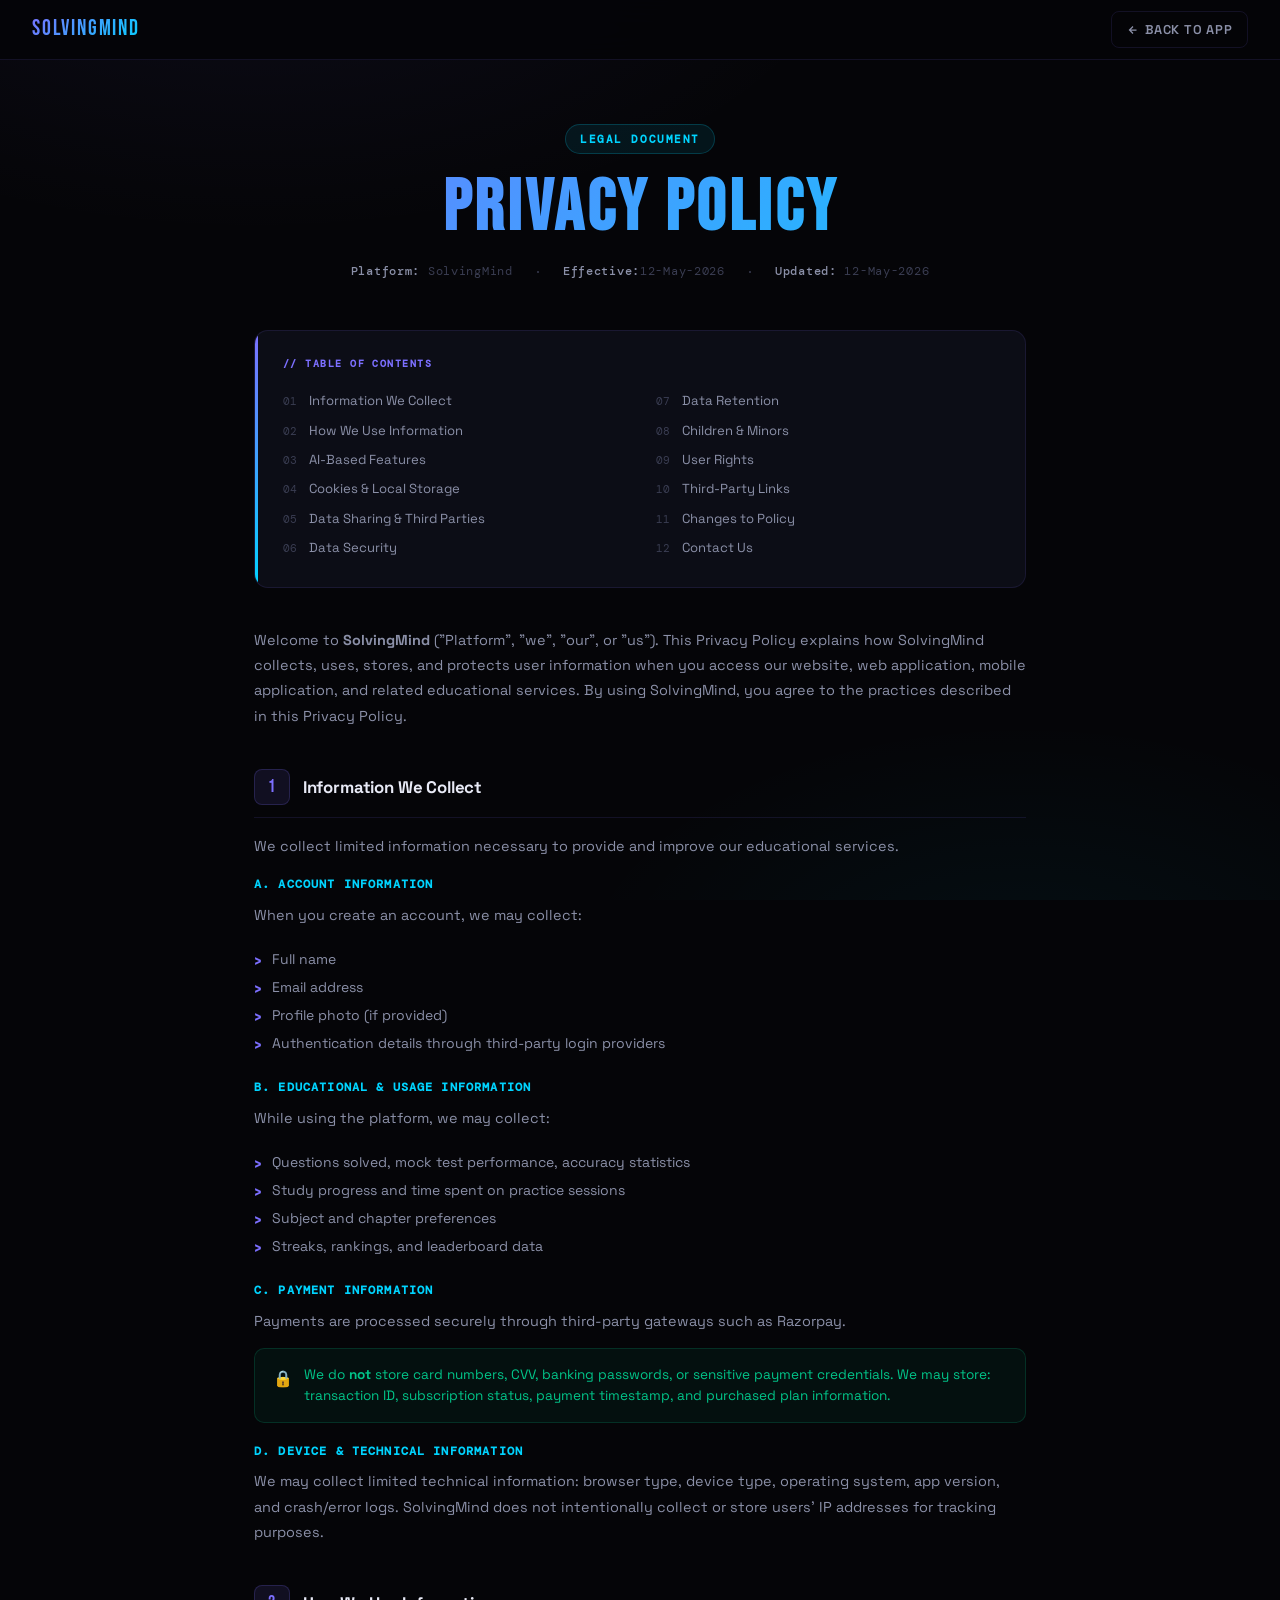
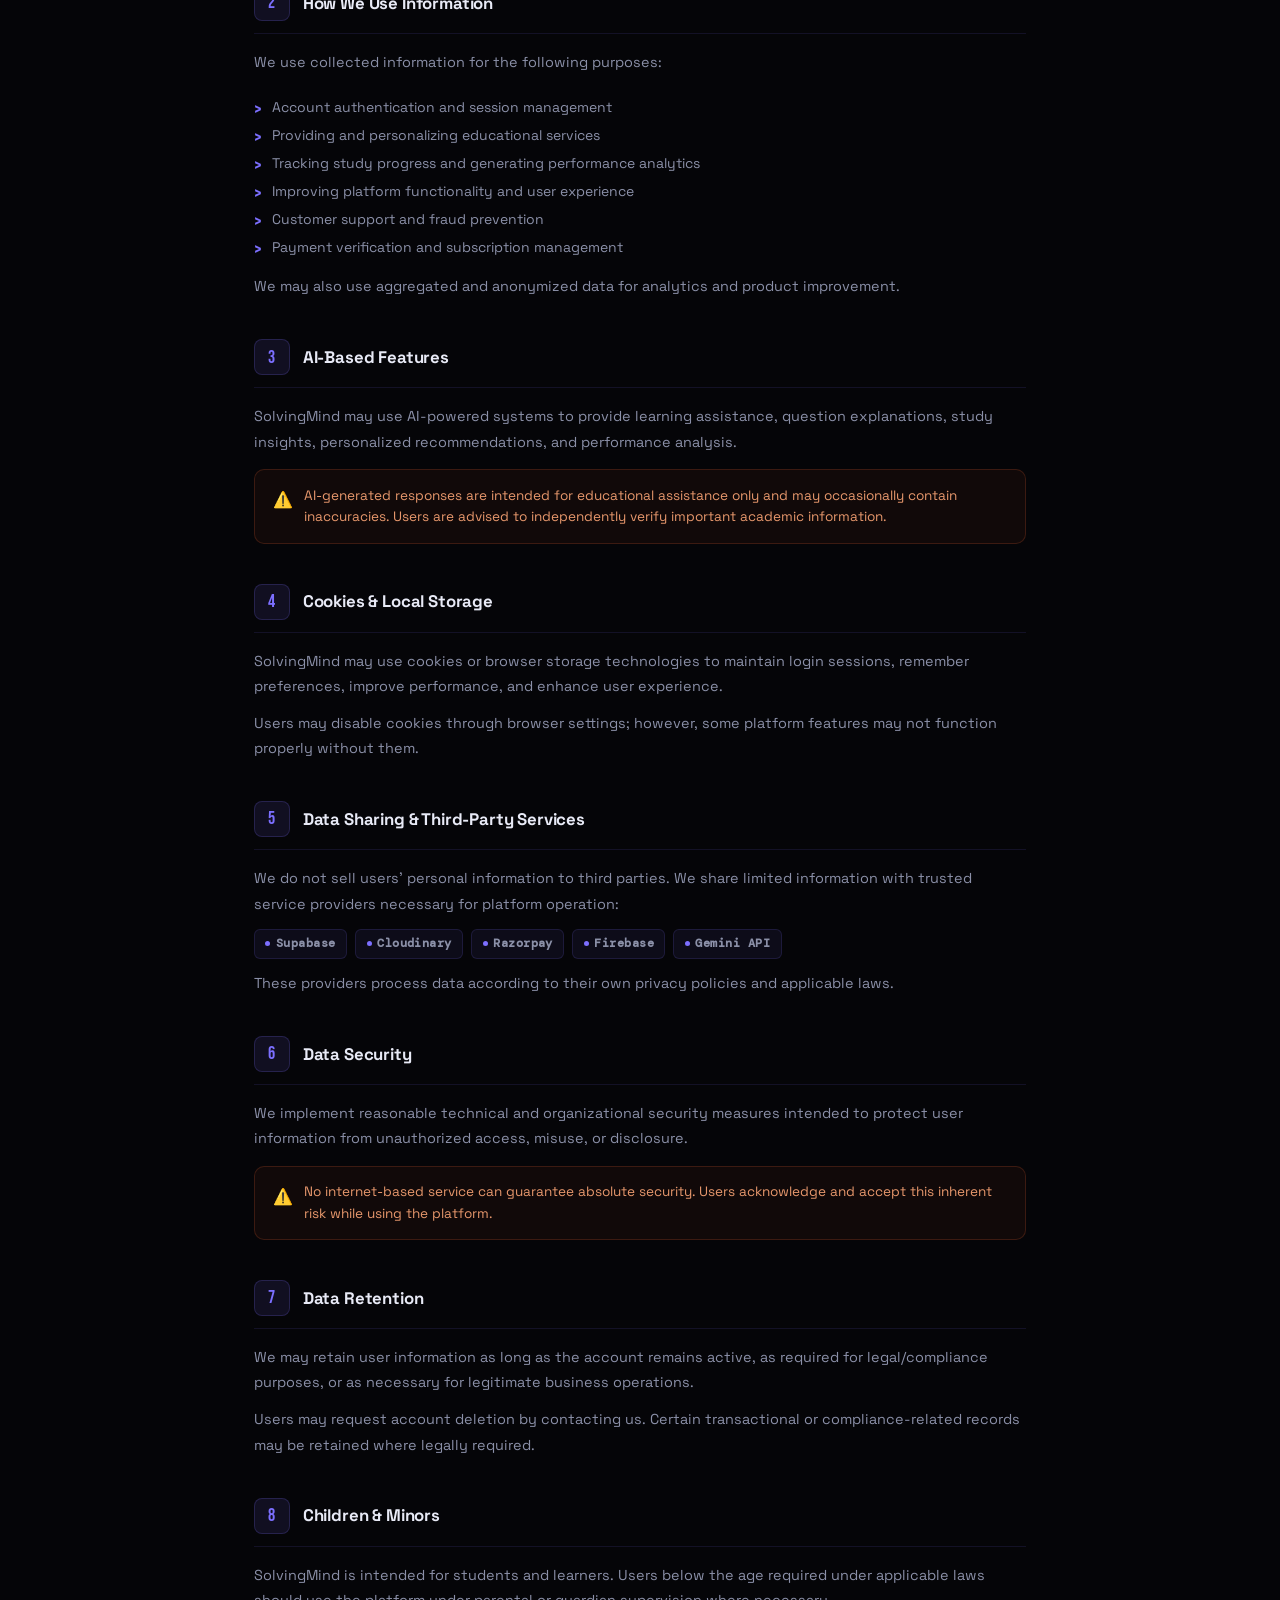
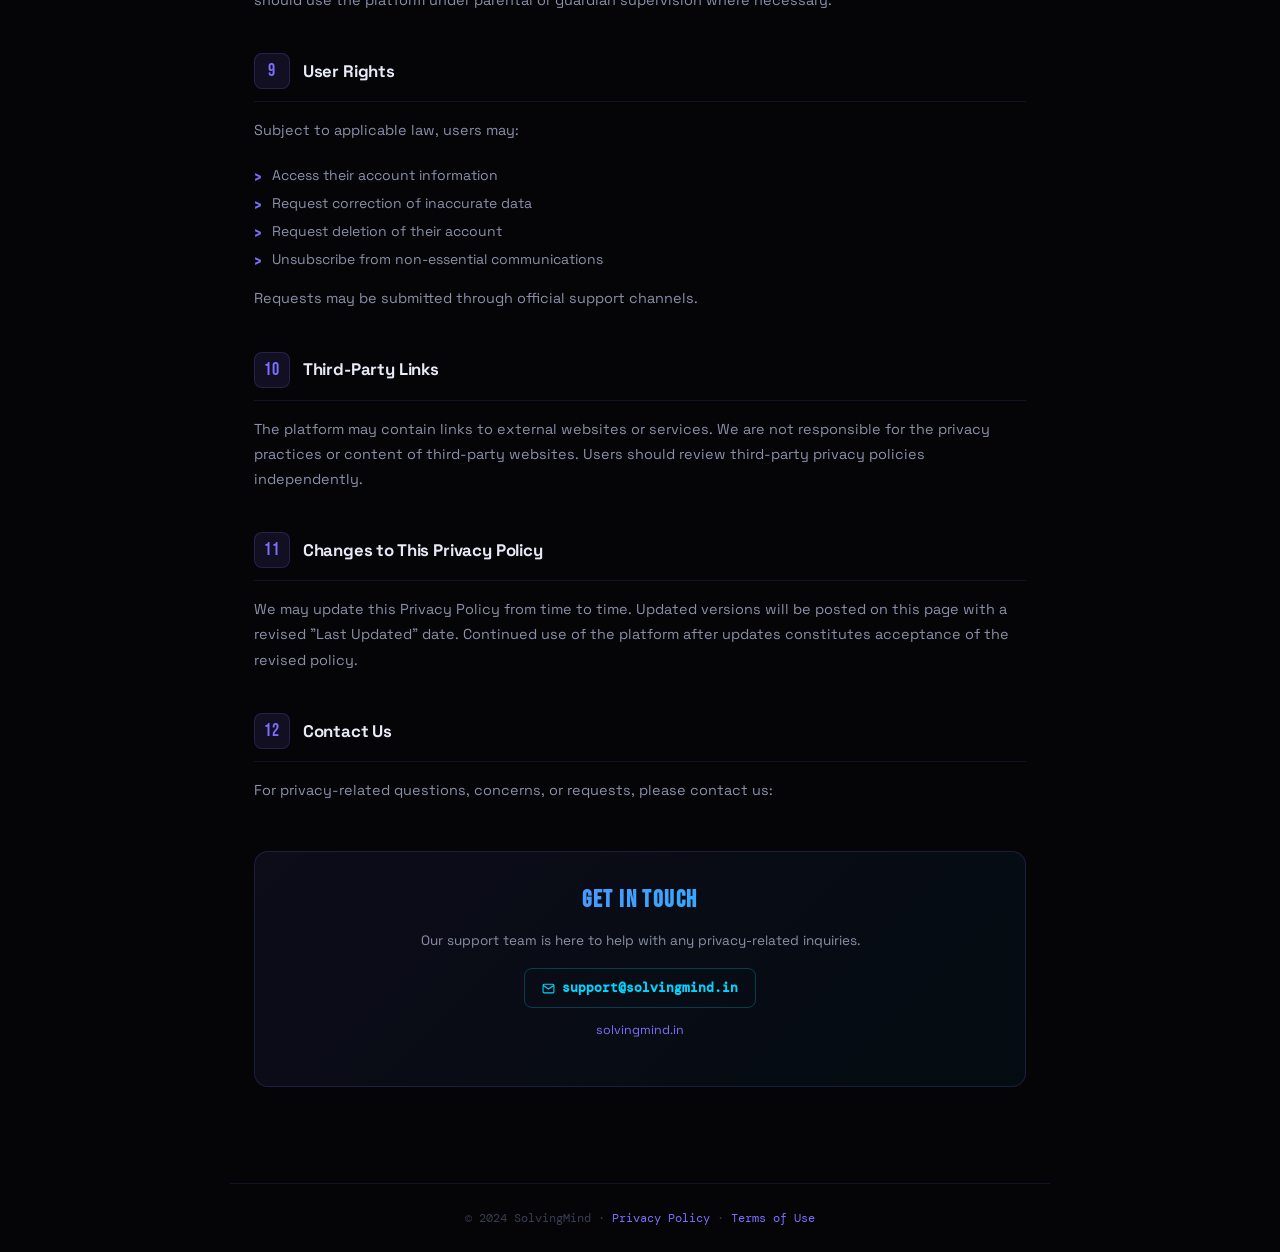
<file: privacy-policy.html>
<!DOCTYPE html>
<html lang="en" data-theme="dark">
<head>
  <meta charset="UTF-8" />
  <meta name="viewport" content="width=device-width, initial-scale=1.0" />
  <title>Privacy Policy — SolvingMind</title>
  <link rel="preconnect" href="https://fonts.googleapis.com" />
  <link href="https://fonts.googleapis.com/css2?family=Space+Grotesk:wght@400;500;600;700&family=Bebas+Neue&family=DM+Mono:wght@400;500&display=swap" rel="stylesheet" />
  <style>
    *, *::before, *::after { box-sizing: border-box; margin: 0; padding: 0; }

    :root {
      --bg:           #050508;
      --bg2:          #08090f;
      --bg3:          #0d0e18;
      --card:         #0c0d16;
      --card2:        #111220;
      --border:       rgba(124, 111, 255, 0.12);
      --border-hover: rgba(124, 111, 255, 0.28);
      --text:         #e8eaf6;
      --text2:        #8b90a8;
      --text3:        #3a3d52;
      --accent:       #7c6fff;
      --accent2:      #00d4ff;
      --accent-glow:  rgba(124, 111, 255, 0.22);
      --accent-grad:  linear-gradient(135deg, #7c6fff 0%, #00d4ff 100%);
      --green:        #00e5a0;
      --red:          #ff3b5c;
      --radius:       14px;
    }

    html { scroll-behavior: smooth; }

    body {
      font-family: 'Space Grotesk', sans-serif;
      background: var(--bg);
      color: var(--text);
      min-height: 100vh;
      line-height: 1.7;
      background-image:
        radial-gradient(ellipse 80% 60% at 20% -10%, rgba(124, 111, 255, 0.07) 0%, transparent 60%),
        radial-gradient(ellipse 60% 50% at 80% 110%, rgba(0, 212, 255, 0.05) 0%, transparent 60%);
      background-attachment: fixed;
    }

    /* ── TOP NAV ── */
    .topnav {
      position: sticky;
      top: 0;
      z-index: 100;
      background: rgba(5,5,8,0.92);
      backdrop-filter: blur(20px);
      -webkit-backdrop-filter: blur(20px);
      border-bottom: 1px solid var(--border);
      padding: 0 2rem;
      height: 60px;
      display: flex;
      align-items: center;
      justify-content: space-between;
    }
    .nav-brand {
      font-family: 'Bebas Neue', sans-serif;
      font-size: 1.4rem;
      letter-spacing: 0.08em;
      background: var(--accent-grad);
      -webkit-background-clip: text;
      -webkit-text-fill-color: transparent;
      background-clip: text;
      text-decoration: none;
    }
    .nav-back {
      display: inline-flex;
      align-items: center;
      gap: 0.4rem;
      font-size: 0.8rem;
      font-weight: 600;
      letter-spacing: 0.06em;
      text-transform: uppercase;
      color: var(--text2);
      text-decoration: none;
      padding: 0.4rem 0.9rem;
      border: 1px solid var(--border);
      border-radius: 8px;
      transition: all 0.2s;
    }
    .nav-back:hover {
      color: var(--accent2);
      border-color: rgba(0,212,255,0.3);
      background: rgba(0,212,255,0.05);
    }

    /* ── HERO ── */
    .hero {
      padding: 4rem 2rem 3rem;
      text-align: center;
      position: relative;
    }
    .hero-badge {
      display: inline-block;
      font-size: 0.68rem;
      font-weight: 700;
      letter-spacing: 0.14em;
      text-transform: uppercase;
      color: var(--accent2);
      background: rgba(0,212,255,0.08);
      border: 1px solid rgba(0,212,255,0.2);
      border-radius: 20px;
      padding: 0.3rem 0.9rem;
      margin-bottom: 1.2rem;
      font-family: 'DM Mono', monospace;
    }
    .hero h1 {
      font-family: 'Bebas Neue', sans-serif;
      font-size: clamp(2.8rem, 6vw, 4.5rem);
      letter-spacing: 0.05em;
      background: var(--accent-grad);
      -webkit-background-clip: text;
      -webkit-text-fill-color: transparent;
      background-clip: text;
      line-height: 1;
      margin-bottom: 1rem;
    }
    .hero-meta {
      display: flex;
      align-items: center;
      justify-content: center;
      gap: 1.5rem;
      flex-wrap: wrap;
    }
    .hero-meta span {
      font-size: 0.75rem;
      color: var(--text3);
      font-family: 'DM Mono', monospace;
      letter-spacing: 0.06em;
    }
    .hero-meta span strong {
      color: var(--text2);
      font-weight: 500;
    }
    .hero-divider {
      width: 2px;
      height: 2px;
      border-radius: 50%;
      background: var(--text3);
    }

    /* ── LAYOUT ── */
    .page-wrap {
      max-width: 820px;
      margin: 0 auto;
      padding: 0 1.5rem 6rem;
    }

    /* ── TOC ── */
    .toc-card {
      background: var(--card);
      border: 1px solid var(--border);
      border-radius: var(--radius);
      padding: 1.5rem 1.75rem;
      margin-bottom: 2.5rem;
      position: relative;
      overflow: hidden;
    }
    .toc-card::before {
      content: '';
      position: absolute;
      left: 0; top: 0; bottom: 0;
      width: 3px;
      background: var(--accent-grad);
      border-radius: 0 2px 2px 0;
    }
    .toc-label {
      font-size: 0.65rem;
      font-weight: 700;
      letter-spacing: 0.14em;
      text-transform: uppercase;
      color: var(--accent);
      margin-bottom: 0.9rem;
      font-family: 'DM Mono', monospace;
    }
    .toc-list {
      list-style: none;
      columns: 2;
      gap: 0.3rem 2rem;
    }
    @media (max-width: 500px) { .toc-list { columns: 1; } }
    .toc-list li { break-inside: avoid; }
    .toc-list a {
      display: flex;
      align-items: center;
      gap: 0.5rem;
      color: var(--text2);
      text-decoration: none;
      font-size: 0.82rem;
      padding: 0.22rem 0;
      transition: color 0.15s;
    }
    .toc-list a:hover { color: var(--accent2); }
    .toc-num {
      font-family: 'DM Mono', monospace;
      font-size: 0.68rem;
      color: var(--text3);
      min-width: 18px;
    }

    /* ── SECTIONS ── */
    .section {
      margin-bottom: 2.5rem;
      scroll-margin-top: 80px;
    }
    .section-header {
      display: flex;
      align-items: center;
      gap: 0.8rem;
      margin-bottom: 1rem;
      padding-bottom: 0.75rem;
      border-bottom: 1px solid var(--border);
    }
    .section-num {
      font-family: 'Bebas Neue', sans-serif;
      font-size: 1.1rem;
      letter-spacing: 0.06em;
      color: var(--accent);
      background: rgba(124,111,255,0.1);
      border: 1px solid rgba(124,111,255,0.2);
      border-radius: 8px;
      width: 36px;
      height: 36px;
      display: flex;
      align-items: center;
      justify-content: center;
      flex-shrink: 0;
    }
    .section-title {
      font-family: 'Space Grotesk', sans-serif;
      font-size: 1.05rem;
      font-weight: 700;
      color: var(--text);
      letter-spacing: -0.01em;
    }
    .section p {
      font-size: 0.9rem;
      color: var(--text2);
      margin-bottom: 0.75rem;
      line-height: 1.75;
    }
    .section p:last-child { margin-bottom: 0; }

    /* Sub-sections */
    .subsection {
      margin: 1rem 0 1.2rem;
    }
    .subsection-title {
      font-size: 0.72rem;
      font-weight: 700;
      letter-spacing: 0.1em;
      text-transform: uppercase;
      color: var(--accent2);
      margin-bottom: 0.5rem;
      font-family: 'DM Mono', monospace;
    }

    /* Data list */
    .data-list {
      list-style: none;
      padding: 0.6rem 0 0.2rem 0;
      display: flex;
      flex-direction: column;
      gap: 0.35rem;
    }
    .data-list li {
      display: flex;
      align-items: flex-start;
      gap: 0.6rem;
      font-size: 0.875rem;
      color: var(--text2);
      line-height: 1.55;
    }
    .data-list li::before {
      content: '›';
      color: var(--accent);
      font-size: 1rem;
      line-height: 1.4;
      flex-shrink: 0;
      font-weight: 700;
    }

    /* Highlight box */
    .highlight-box {
      background: rgba(0,229,160,0.05);
      border: 1px solid rgba(0,229,160,0.15);
      border-radius: 10px;
      padding: 0.9rem 1.1rem;
      margin: 0.9rem 0;
      display: flex;
      gap: 0.7rem;
      align-items: flex-start;
    }
    .highlight-box .icon { font-size: 1rem; flex-shrink: 0; margin-top: 0.1rem; }
    .highlight-box p {
      font-size: 0.85rem;
      color: rgba(0,229,160,0.85);
      margin: 0 !important;
      line-height: 1.6;
    }
    .warn-box {
      background: rgba(255,107,53,0.05);
      border-color: rgba(255,107,53,0.18);
    }
    .warn-box p { color: rgba(255,167,120,0.9); }

    /* Provider chips */
    .provider-chips {
      display: flex;
      flex-wrap: wrap;
      gap: 0.5rem;
      margin: 0.75rem 0;
    }
    .chip {
      display: inline-flex;
      align-items: center;
      gap: 0.35rem;
      font-size: 0.73rem;
      font-weight: 600;
      font-family: 'DM Mono', monospace;
      color: var(--text2);
      background: rgba(124,111,255,0.07);
      border: 1px solid rgba(124,111,255,0.15);
      border-radius: 6px;
      padding: 0.25rem 0.65rem;
      letter-spacing: 0.04em;
    }
    .chip-dot {
      width: 5px; height: 5px;
      border-radius: 50%;
      background: var(--accent);
      flex-shrink: 0;
    }

    /* ── CONTACT CARD ── */
    .contact-card {
      background: linear-gradient(135deg, rgba(124,111,255,0.07), rgba(0,212,255,0.04));
      border: 1px solid rgba(124,111,255,0.18);
      border-radius: var(--radius);
      padding: 1.75rem;
      text-align: center;
      margin-top: 3rem;
    }
    .contact-card h3 {
      font-family: 'Bebas Neue', sans-serif;
      font-size: 1.5rem;
      letter-spacing: 0.06em;
      background: var(--accent-grad);
      -webkit-background-clip: text;
      -webkit-text-fill-color: transparent;
      background-clip: text;
      margin-bottom: 0.5rem;
    }
    .contact-card p {
      font-size: 0.85rem;
      color: var(--text2);
      margin-bottom: 1rem;
    }
    .contact-link {
      display: inline-flex;
      align-items: center;
      gap: 0.4rem;
      font-size: 0.82rem;
      font-weight: 600;
      color: var(--accent2);
      text-decoration: none;
      border: 1px solid rgba(0,212,255,0.25);
      border-radius: 8px;
      padding: 0.5rem 1.1rem;
      transition: all 0.2s;
      font-family: 'DM Mono', monospace;
    }
    .contact-link:hover {
      background: rgba(0,212,255,0.08);
      border-color: rgba(0,212,255,0.4);
    }

    /* ── FOOTER ── */
    .page-footer {
      border-top: 1px solid var(--border);
      padding: 1.5rem;
      text-align: center;
      max-width: 820px;
      margin: 0 auto;
    }
    .page-footer p {
      font-size: 0.75rem;
      color: var(--text3);
      font-family: 'DM Mono', monospace;
    }
    .page-footer a {
      color: var(--accent);
      text-decoration: none;
    }
    .page-footer a:hover { color: var(--accent2); }

    /* ── ANIMATIONS ── */
    @keyframes fadeUp {
      from { opacity: 0; transform: translateY(16px); }
      to   { opacity: 1; transform: translateY(0); }
    }
    .section {
      animation: fadeUp 0.45s ease both;
    }
    .section:nth-child(1)  { animation-delay: 0.05s; }
    .section:nth-child(2)  { animation-delay: 0.10s; }
    .section:nth-child(3)  { animation-delay: 0.15s; }
    .section:nth-child(4)  { animation-delay: 0.18s; }
    .section:nth-child(5)  { animation-delay: 0.21s; }
    .section:nth-child(6)  { animation-delay: 0.24s; }
    .section:nth-child(7)  { animation-delay: 0.27s; }
    .section:nth-child(8)  { animation-delay: 0.30s; }
    .section:nth-child(9)  { animation-delay: 0.33s; }
    .section:nth-child(10) { animation-delay: 0.36s; }
    .section:nth-child(11) { animation-delay: 0.39s; }
    .section:nth-child(12) { animation-delay: 0.42s; }

    /* Scrollbar */
    ::-webkit-scrollbar { width: 5px; }
    ::-webkit-scrollbar-track { background: var(--bg); }
    ::-webkit-scrollbar-thumb { background: rgba(124,111,255,0.25); border-radius: 10px; }
    ::-webkit-scrollbar-thumb:hover { background: rgba(124,111,255,0.45); }
  </style>
</head>
<body>

<!-- TOP NAV -->
<nav class="topnav">
  <a href="index.html" class="nav-brand">SolvingMind</a>
  <a href="index.html" class="nav-back">
    <svg width="12" height="12" viewBox="0 0 24 24" fill="none" stroke="currentColor" stroke-width="2.5"><path d="M19 12H5M12 5l-7 7 7 7"/></svg>
    Back to App
  </a>
</nav>

<!-- HERO -->
<section class="hero">
  <div class="hero-badge">Legal Document</div>
  <h1>Privacy Policy</h1>
  <div class="hero-meta">
    <span><strong>Platform:</strong> SolvingMind</span>
    <div class="hero-divider"></div>
    <span><strong>Effective:</strong>12-May-2026</span>
    <div class="hero-divider"></div>
    <span><strong>Updated:</strong> 12-May-2026</span>
  </div>
</section>

<!-- CONTENT -->
<div class="page-wrap">

  <!-- TOC -->
  <div class="toc-card">
    <div class="toc-label">// Table of Contents</div>
    <ul class="toc-list">
      <li><a href="#s1"><span class="toc-num">01</span> Information We Collect</a></li>
      <li><a href="#s2"><span class="toc-num">02</span> How We Use Information</a></li>
      <li><a href="#s3"><span class="toc-num">03</span> AI-Based Features</a></li>
      <li><a href="#s4"><span class="toc-num">04</span> Cookies & Local Storage</a></li>
      <li><a href="#s5"><span class="toc-num">05</span> Data Sharing & Third Parties</a></li>
      <li><a href="#s6"><span class="toc-num">06</span> Data Security</a></li>
      <li><a href="#s7"><span class="toc-num">07</span> Data Retention</a></li>
      <li><a href="#s8"><span class="toc-num">08</span> Children & Minors</a></li>
      <li><a href="#s9"><span class="toc-num">09</span> User Rights</a></li>
      <li><a href="#s10"><span class="toc-num">10</span> Third-Party Links</a></li>
      <li><a href="#s11"><span class="toc-num">11</span> Changes to Policy</a></li>
      <li><a href="#s12"><span class="toc-num">12</span> Contact Us</a></li>
    </ul>
  </div>

  <!-- Intro -->
  <div class="section">
    <p>Welcome to <strong>SolvingMind</strong> ("Platform", "we", "our", or "us"). This Privacy Policy explains how SolvingMind collects, uses, stores, and protects user information when you access our website, web application, mobile application, and related educational services. By using SolvingMind, you agree to the practices described in this Privacy Policy.</p>
  </div>

  <!-- S1 -->
  <div class="section" id="s1">
    <div class="section-header">
      <div class="section-num">1</div>
      <div class="section-title">Information We Collect</div>
    </div>
    <p>We collect limited information necessary to provide and improve our educational services.</p>

    <div class="subsection">
      <div class="subsection-title">A. Account Information</div>
      <p>When you create an account, we may collect:</p>
      <ul class="data-list">
        <li>Full name</li>
        <li>Email address</li>
        <li>Profile photo (if provided)</li>
        <li>Authentication details through third-party login providers</li>
      </ul>
    </div>

    <div class="subsection">
      <div class="subsection-title">B. Educational & Usage Information</div>
      <p>While using the platform, we may collect:</p>
      <ul class="data-list">
        <li>Questions solved, mock test performance, accuracy statistics</li>
        <li>Study progress and time spent on practice sessions</li>
        <li>Subject and chapter preferences</li>
        <li>Streaks, rankings, and leaderboard data</li>
      </ul>
    </div>

    <div class="subsection">
      <div class="subsection-title">C. Payment Information</div>
      <p>Payments are processed securely through third-party gateways such as Razorpay.</p>
      <div class="highlight-box">
        <span class="icon">🔒</span>
        <p>We do <strong>not</strong> store card numbers, CVV, banking passwords, or sensitive payment credentials. We may store: transaction ID, subscription status, payment timestamp, and purchased plan information.</p>
      </div>
    </div>

    <div class="subsection">
      <div class="subsection-title">D. Device & Technical Information</div>
      <p>We may collect limited technical information: browser type, device type, operating system, app version, and crash/error logs. SolvingMind does not intentionally collect or store users' IP addresses for tracking purposes.</p>
    </div>
  </div>

  <!-- S2 -->
  <div class="section" id="s2">
    <div class="section-header">
      <div class="section-num">2</div>
      <div class="section-title">How We Use Information</div>
    </div>
    <p>We use collected information for the following purposes:</p>
    <ul class="data-list">
      <li>Account authentication and session management</li>
      <li>Providing and personalizing educational services</li>
      <li>Tracking study progress and generating performance analytics</li>
      <li>Improving platform functionality and user experience</li>
      <li>Customer support and fraud prevention</li>
      <li>Payment verification and subscription management</li>
    </ul>
    <p style="margin-top:0.75rem;">We may also use aggregated and anonymized data for analytics and product improvement.</p>
  </div>

  <!-- S3 -->
  <div class="section" id="s3">
    <div class="section-header">
      <div class="section-num">3</div>
      <div class="section-title">AI-Based Features</div>
    </div>
    <p>SolvingMind may use AI-powered systems to provide learning assistance, question explanations, study insights, personalized recommendations, and performance analysis.</p>
    <div class="highlight-box warn-box">
      <span class="icon">⚠️</span>
      <p>AI-generated responses are intended for educational assistance only and may occasionally contain inaccuracies. Users are advised to independently verify important academic information.</p>
    </div>
  </div>

  <!-- S4 -->
  <div class="section" id="s4">
    <div class="section-header">
      <div class="section-num">4</div>
      <div class="section-title">Cookies & Local Storage</div>
    </div>
    <p>SolvingMind may use cookies or browser storage technologies to maintain login sessions, remember preferences, improve performance, and enhance user experience.</p>
    <p>Users may disable cookies through browser settings; however, some platform features may not function properly without them.</p>
  </div>

  <!-- S5 -->
  <div class="section" id="s5">
    <div class="section-header">
      <div class="section-num">5</div>
      <div class="section-title">Data Sharing & Third-Party Services</div>
    </div>
    <p>We do not sell users' personal information to third parties. We share limited information with trusted service providers necessary for platform operation:</p>
    <div class="provider-chips">
      <span class="chip"><span class="chip-dot"></span>Supabase</span>
      <span class="chip"><span class="chip-dot"></span>Cloudinary</span>
      <span class="chip"><span class="chip-dot"></span>Razorpay</span>
      <span class="chip"><span class="chip-dot"></span>Firebase</span>
      <span class="chip"><span class="chip-dot"></span>Gemini API</span>
    </div>
    <p>These providers process data according to their own privacy policies and applicable laws.</p>
  </div>

  <!-- S6 -->
  <div class="section" id="s6">
    <div class="section-header">
      <div class="section-num">6</div>
      <div class="section-title">Data Security</div>
    </div>
    <p>We implement reasonable technical and organizational security measures intended to protect user information from unauthorized access, misuse, or disclosure.</p>
    <div class="highlight-box warn-box">
      <span class="icon">⚠️</span>
      <p>No internet-based service can guarantee absolute security. Users acknowledge and accept this inherent risk while using the platform.</p>
    </div>
  </div>

  <!-- S7 -->
  <div class="section" id="s7">
    <div class="section-header">
      <div class="section-num">7</div>
      <div class="section-title">Data Retention</div>
    </div>
    <p>We may retain user information as long as the account remains active, as required for legal/compliance purposes, or as necessary for legitimate business operations.</p>
    <p>Users may request account deletion by contacting us. Certain transactional or compliance-related records may be retained where legally required.</p>
  </div>

  <!-- S8 -->
  <div class="section" id="s8">
    <div class="section-header">
      <div class="section-num">8</div>
      <div class="section-title">Children & Minors</div>
    </div>
    <p>SolvingMind is intended for students and learners. Users below the age required under applicable laws should use the platform under parental or guardian supervision where necessary.</p>
  </div>

  <!-- S9 -->
  <div class="section" id="s9">
    <div class="section-header">
      <div class="section-num">9</div>
      <div class="section-title">User Rights</div>
    </div>
    <p>Subject to applicable law, users may:</p>
    <ul class="data-list">
      <li>Access their account information</li>
      <li>Request correction of inaccurate data</li>
      <li>Request deletion of their account</li>
      <li>Unsubscribe from non-essential communications</li>
    </ul>
    <p style="margin-top:0.75rem;">Requests may be submitted through official support channels.</p>
  </div>

  <!-- S10 -->
  <div class="section" id="s10">
    <div class="section-header">
      <div class="section-num">10</div>
      <div class="section-title">Third-Party Links</div>
    </div>
    <p>The platform may contain links to external websites or services. We are not responsible for the privacy practices or content of third-party websites. Users should review third-party privacy policies independently.</p>
  </div>

  <!-- S11 -->
  <div class="section" id="s11">
    <div class="section-header">
      <div class="section-num">11</div>
      <div class="section-title">Changes to This Privacy Policy</div>
    </div>
    <p>We may update this Privacy Policy from time to time. Updated versions will be posted on this page with a revised "Last Updated" date. Continued use of the platform after updates constitutes acceptance of the revised policy.</p>
  </div>

  <!-- S12 -->
  <div class="section" id="s12">
    <div class="section-header">
      <div class="section-num">12</div>
      <div class="section-title">Contact Us</div>
    </div>
    <p>For privacy-related questions, concerns, or requests, please contact us:</p>
  </div>

  <!-- Contact Card -->
  <div class="contact-card">
    <h3>Get In Touch</h3>
    <p>Our support team is here to help with any privacy-related inquiries.</p>
    <a href="mailto:support@solvingmind.in" class="contact-link">
      <svg width="13" height="13" viewBox="0 0 24 24" fill="none" stroke="currentColor" stroke-width="2"><path d="M4 4h16c1.1 0 2 .9 2 2v12c0 1.1-.9 2-2 2H4c-1.1 0-2-.9-2-2V6c0-1.1.9-2 2-2z"/><polyline points="22,6 12,13 2,6"/></svg>
      support@solvingmind.in
    </a>
    <p style="margin-top:0.75rem; font-size:0.78rem;">
      <a href="https://solvingmind.in" style="color:var(--accent); text-decoration:none;">solvingmind.in</a>
    </p>
  </div>

</div>

<!-- FOOTER -->
<footer class="page-footer">
  <p>© 2024 SolvingMind · <a href="privacy-policy.html">Privacy Policy</a> · <a href="terms-of-use.html">Terms of Use</a></p>
</footer>

</body>
</html>
</file>
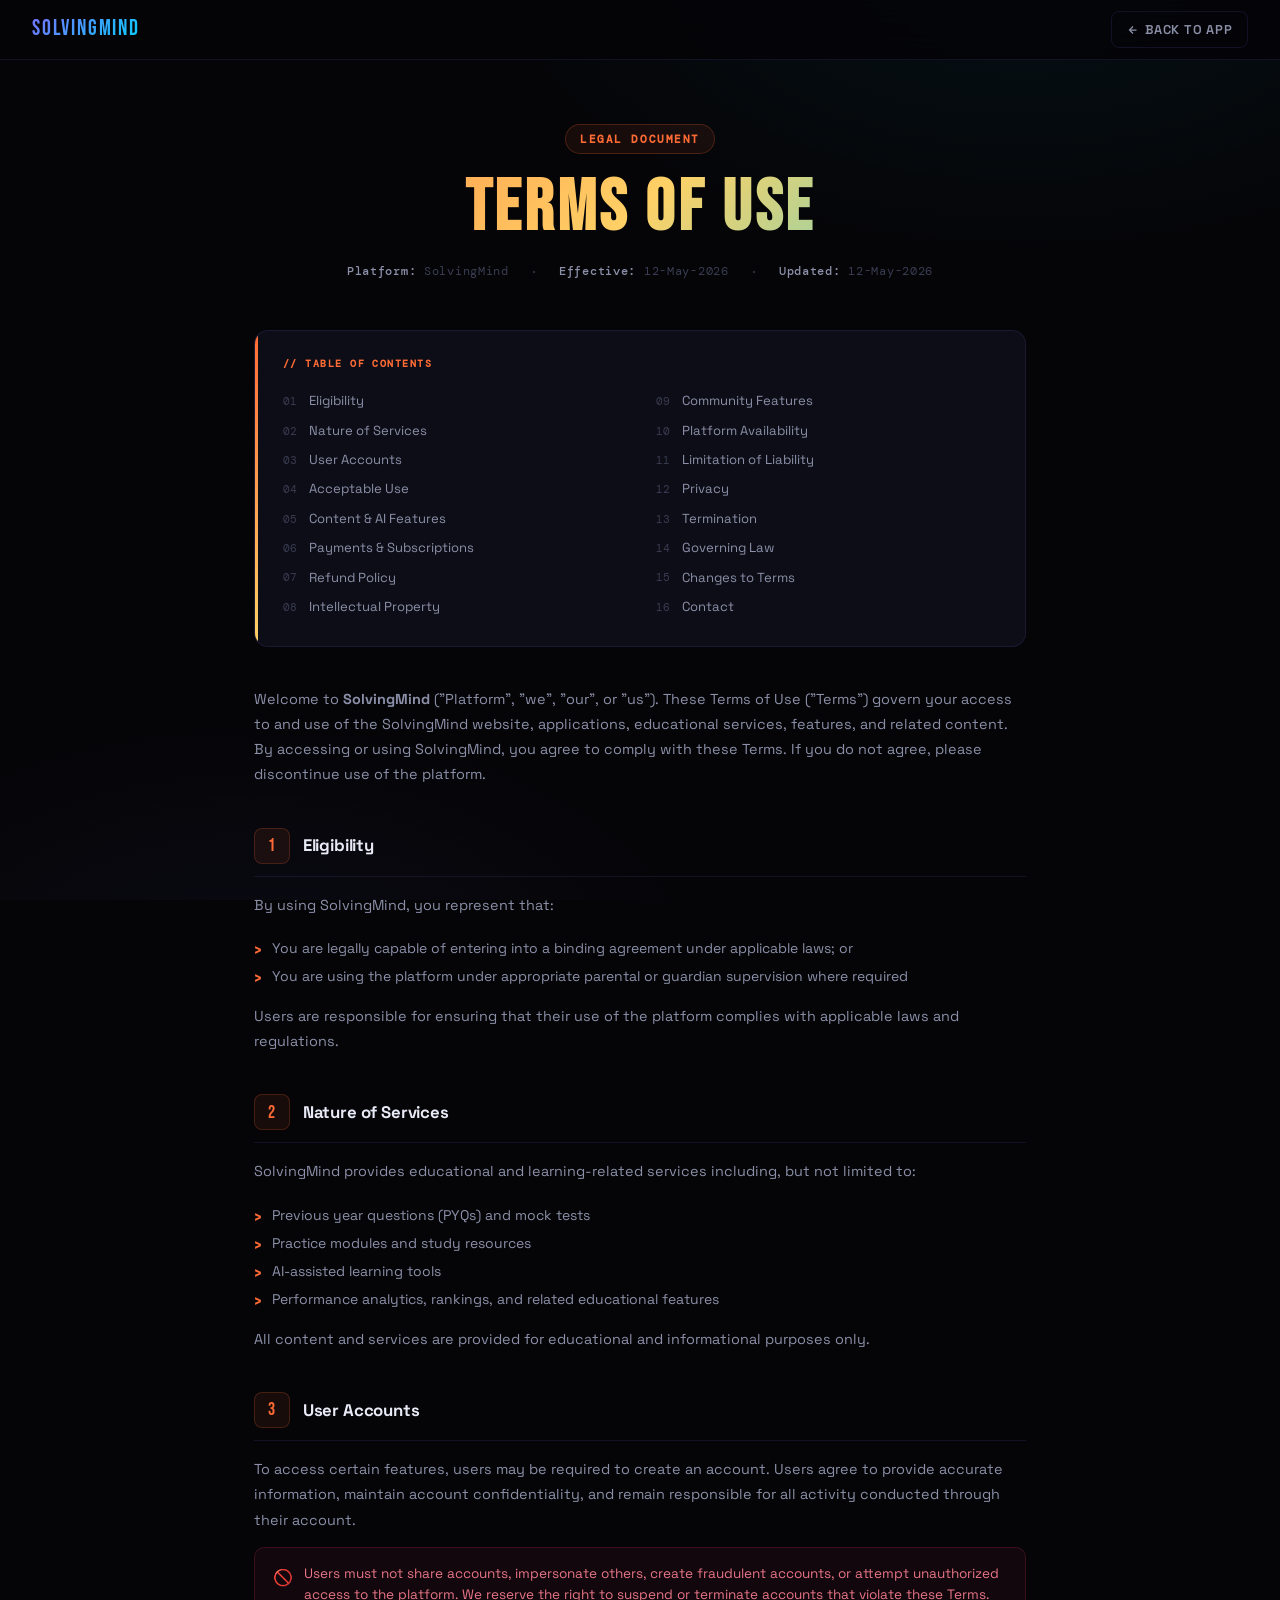
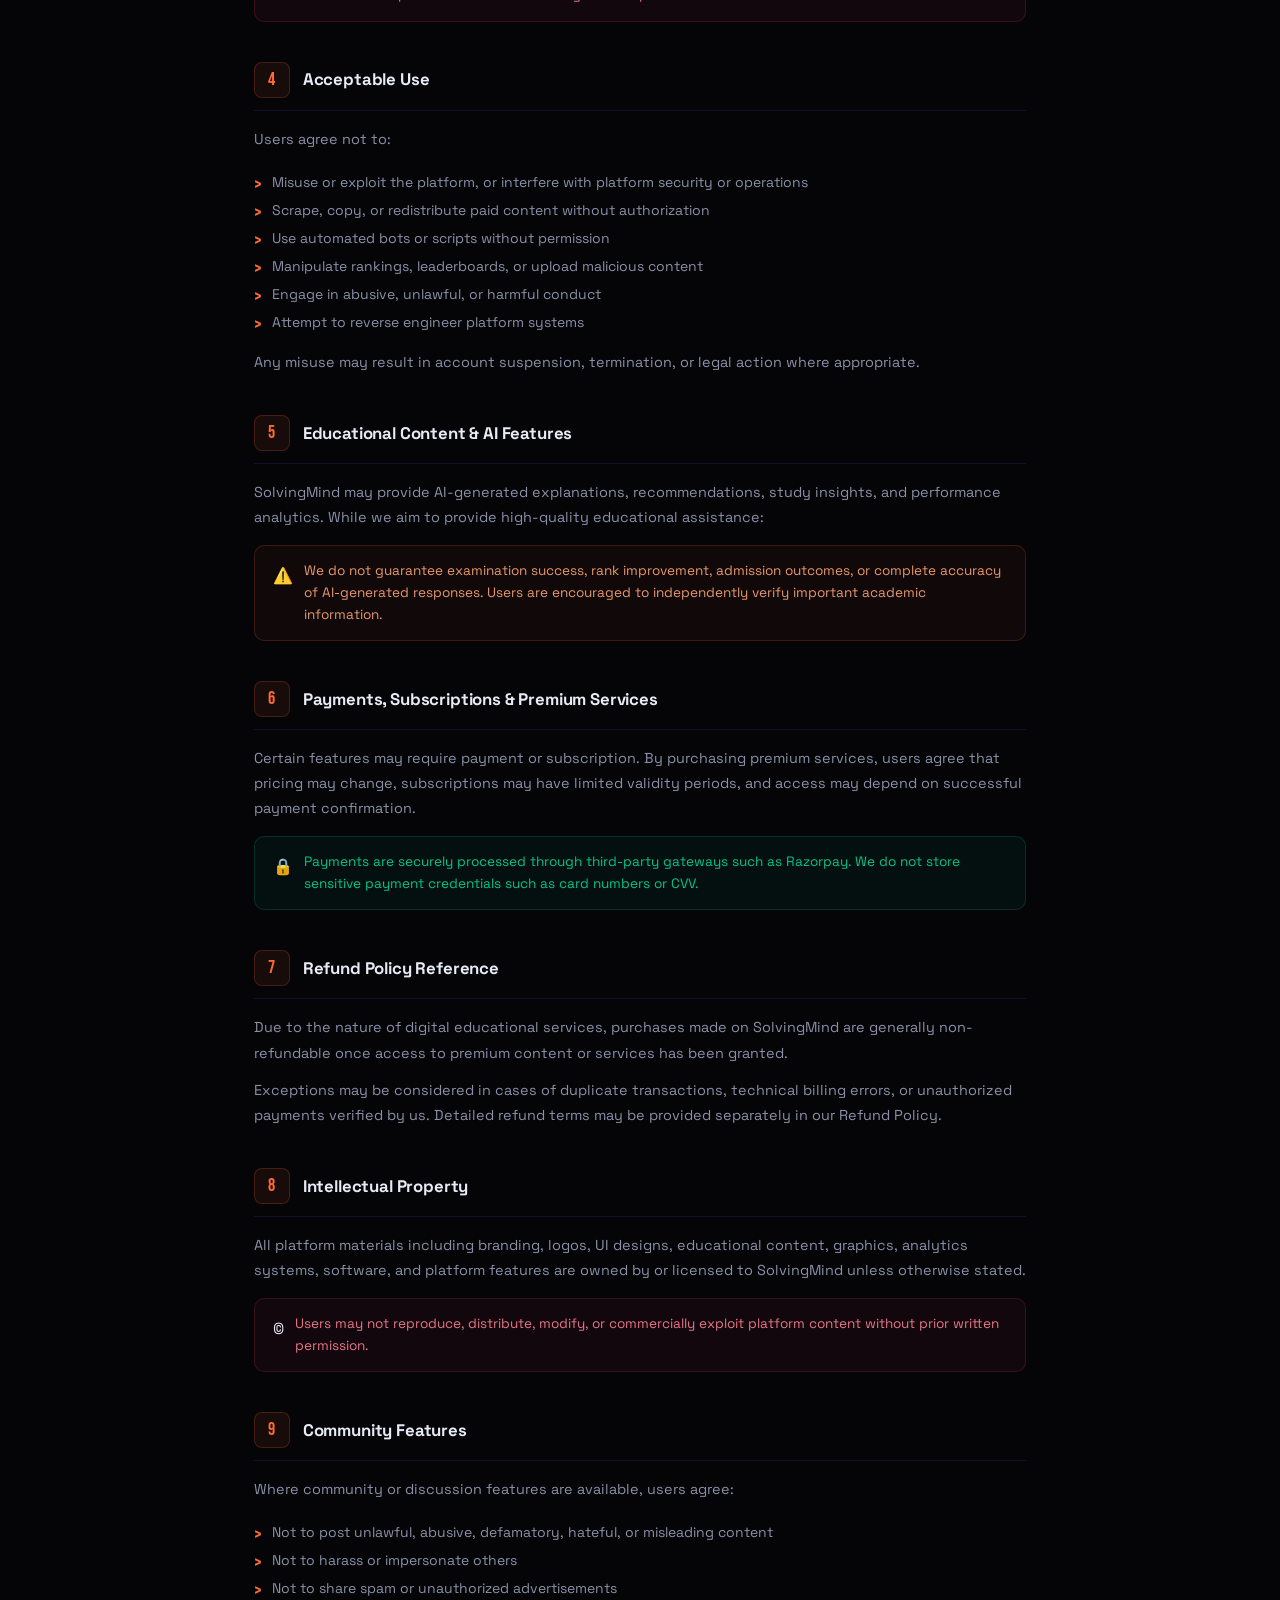
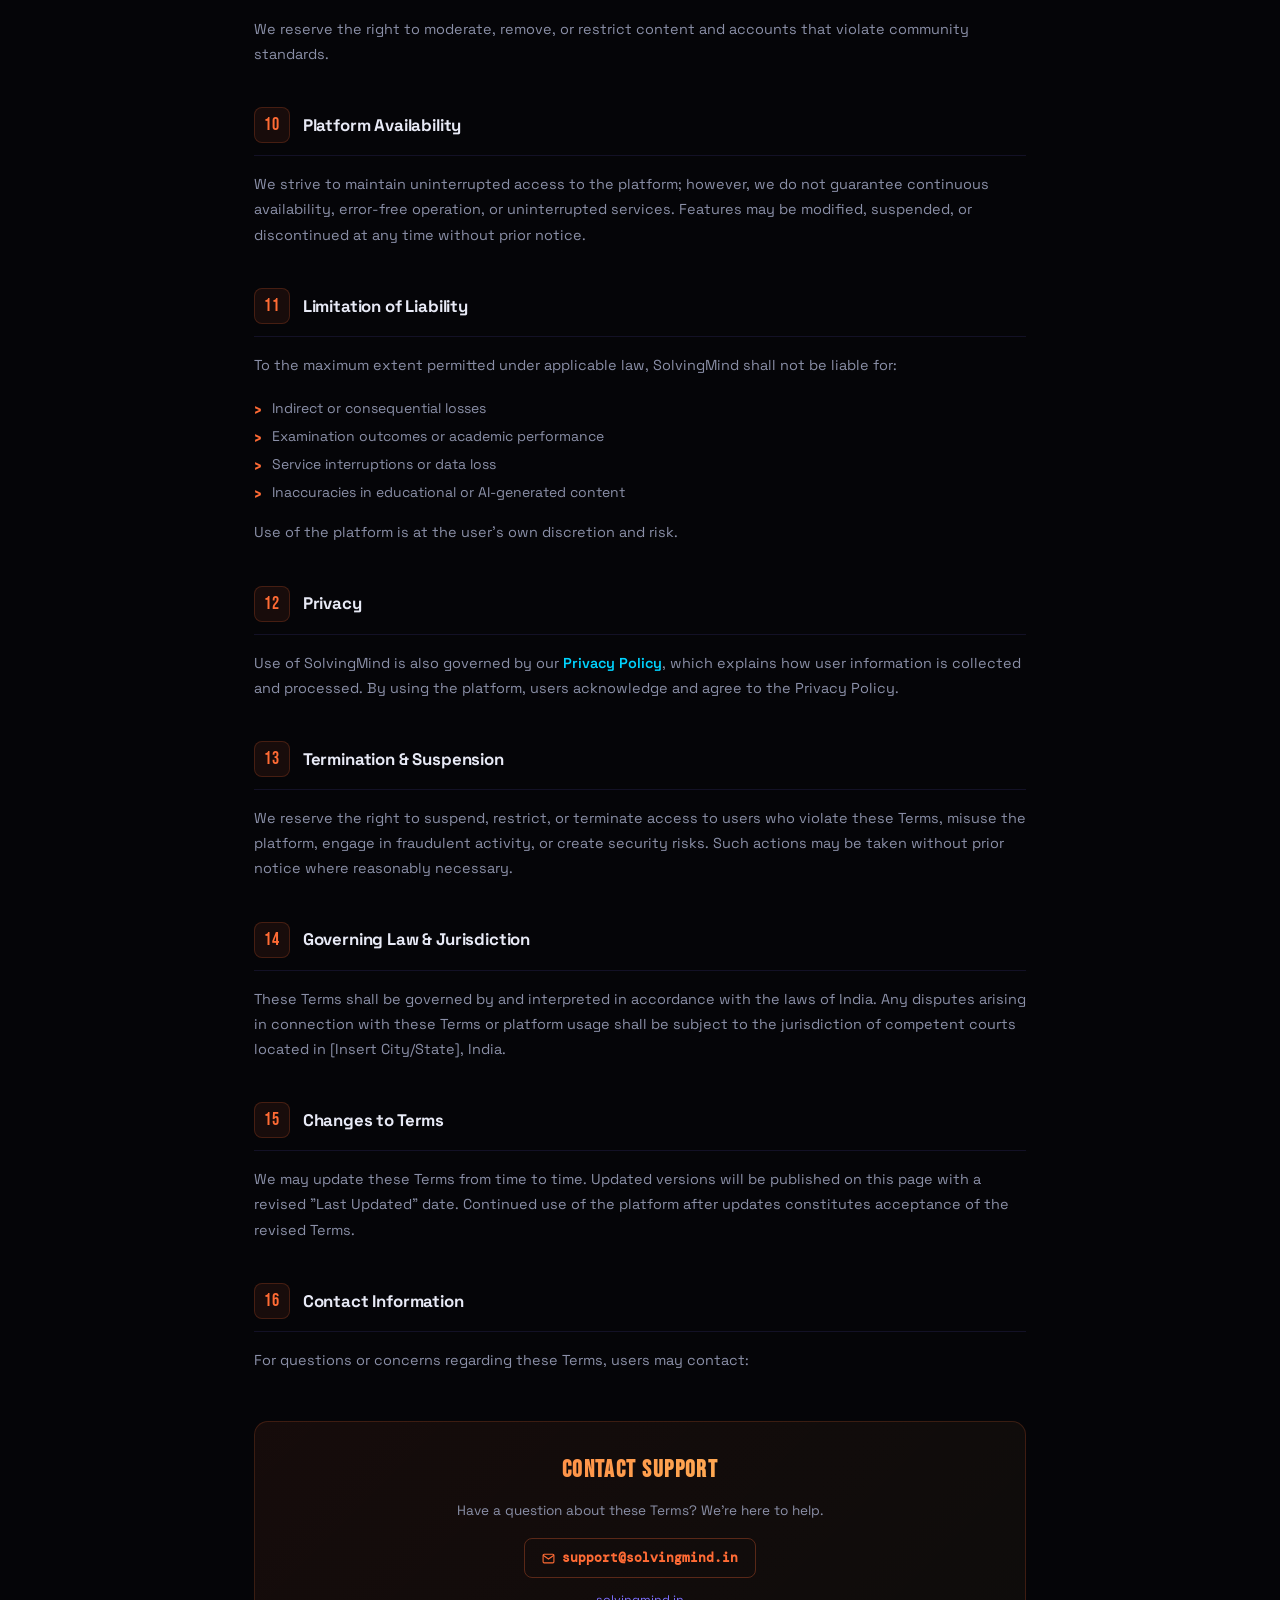
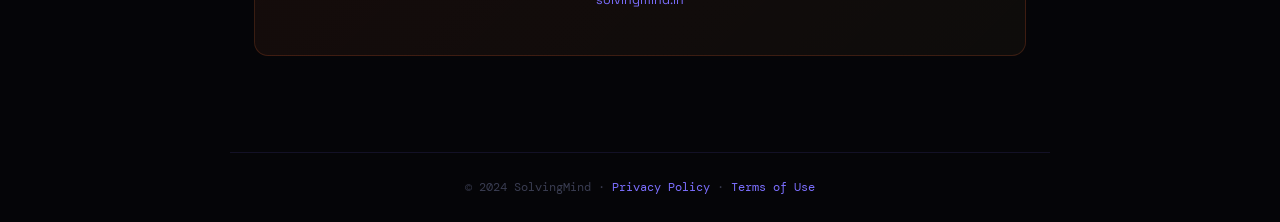
<file: terms-of-use.html>
<!DOCTYPE html>
<html lang="en" data-theme="dark">
<head>
  <meta charset="UTF-8" />
  <meta name="viewport" content="width=device-width, initial-scale=1.0" />
  <title>Terms of Use — SolvingMind</title>
  <link rel="preconnect" href="https://fonts.googleapis.com" />
  <link href="https://fonts.googleapis.com/css2?family=Space+Grotesk:wght@400;500;600;700&family=Bebas+Neue&family=DM+Mono:wght@400;500&display=swap" rel="stylesheet" />
  <style>
    *, *::before, *::after { box-sizing: border-box; margin: 0; padding: 0; }

    :root {
      --bg:           #050508;
      --bg2:          #08090f;
      --bg3:          #0d0e18;
      --card:         #0c0d16;
      --border:       rgba(124, 111, 255, 0.12);
      --text:         #e8eaf6;
      --text2:        #8b90a8;
      --text3:        #3a3d52;
      --accent:       #7c6fff;
      --accent2:      #00d4ff;
      --accent-glow:  rgba(124, 111, 255, 0.22);
      --accent-grad:  linear-gradient(135deg, #7c6fff 0%, #00d4ff 100%);
      --green:        #00e5a0;
      --orange:       #ff6b35;
      --red:          #ff3b5c;
      --radius:       14px;
    }

    html { scroll-behavior: smooth; }

    body {
      font-family: 'Space Grotesk', sans-serif;
      background: var(--bg);
      color: var(--text);
      min-height: 100vh;
      line-height: 1.7;
      background-image:
        radial-gradient(ellipse 70% 55% at 80% -5%, rgba(0, 212, 255, 0.06) 0%, transparent 60%),
        radial-gradient(ellipse 60% 50% at 20% 110%, rgba(124, 111, 255, 0.05) 0%, transparent 60%);
      background-attachment: fixed;
    }

    /* ── TOP NAV ── */
    .topnav {
      position: sticky;
      top: 0;
      z-index: 100;
      background: rgba(5,5,8,0.92);
      backdrop-filter: blur(20px);
      -webkit-backdrop-filter: blur(20px);
      border-bottom: 1px solid var(--border);
      padding: 0 2rem;
      height: 60px;
      display: flex;
      align-items: center;
      justify-content: space-between;
    }
    .nav-brand {
      font-family: 'Bebas Neue', sans-serif;
      font-size: 1.4rem;
      letter-spacing: 0.08em;
      background: var(--accent-grad);
      -webkit-background-clip: text;
      -webkit-text-fill-color: transparent;
      background-clip: text;
      text-decoration: none;
    }
    .nav-back {
      display: inline-flex;
      align-items: center;
      gap: 0.4rem;
      font-size: 0.8rem;
      font-weight: 600;
      letter-spacing: 0.06em;
      text-transform: uppercase;
      color: var(--text2);
      text-decoration: none;
      padding: 0.4rem 0.9rem;
      border: 1px solid var(--border);
      border-radius: 8px;
      transition: all 0.2s;
    }
    .nav-back:hover {
      color: var(--accent2);
      border-color: rgba(0,212,255,0.3);
      background: rgba(0,212,255,0.05);
    }

    /* ── HERO ── */
    .hero {
      padding: 4rem 2rem 3rem;
      text-align: center;
    }
    .hero-badge {
      display: inline-block;
      font-size: 0.68rem;
      font-weight: 700;
      letter-spacing: 0.14em;
      text-transform: uppercase;
      color: var(--orange);
      background: rgba(255,107,53,0.08);
      border: 1px solid rgba(255,107,53,0.22);
      border-radius: 20px;
      padding: 0.3rem 0.9rem;
      margin-bottom: 1.2rem;
      font-family: 'DM Mono', monospace;
    }
    .hero h1 {
      font-family: 'Bebas Neue', sans-serif;
      font-size: clamp(2.8rem, 6vw, 4.5rem);
      letter-spacing: 0.05em;
      line-height: 1;
      margin-bottom: 1rem;
      background: linear-gradient(135deg, #ff6b35 0%, #ffd166 50%, #00d4ff 100%);
      -webkit-background-clip: text;
      -webkit-text-fill-color: transparent;
      background-clip: text;
    }
    .hero-meta {
      display: flex;
      align-items: center;
      justify-content: center;
      gap: 1.5rem;
      flex-wrap: wrap;
    }
    .hero-meta span {
      font-size: 0.75rem;
      color: var(--text3);
      font-family: 'DM Mono', monospace;
      letter-spacing: 0.06em;
    }
    .hero-meta span strong { color: var(--text2); font-weight: 500; }
    .hero-divider { width: 2px; height: 2px; border-radius: 50%; background: var(--text3); }

    /* ── LAYOUT ── */
    .page-wrap {
      max-width: 820px;
      margin: 0 auto;
      padding: 0 1.5rem 6rem;
    }

    /* ── TOC ── */
    .toc-card {
      background: var(--card);
      border: 1px solid var(--border);
      border-radius: var(--radius);
      padding: 1.5rem 1.75rem;
      margin-bottom: 2.5rem;
      position: relative;
      overflow: hidden;
    }
    .toc-card::before {
      content: '';
      position: absolute;
      left: 0; top: 0; bottom: 0;
      width: 3px;
      background: linear-gradient(180deg, #ff6b35, #ffd166);
      border-radius: 0 2px 2px 0;
    }
    .toc-label {
      font-size: 0.65rem;
      font-weight: 700;
      letter-spacing: 0.14em;
      text-transform: uppercase;
      color: var(--orange);
      margin-bottom: 0.9rem;
      font-family: 'DM Mono', monospace;
    }
    .toc-list {
      list-style: none;
      columns: 2;
      gap: 0.3rem 2rem;
    }
    @media (max-width: 500px) { .toc-list { columns: 1; } }
    .toc-list li { break-inside: avoid; }
    .toc-list a {
      display: flex;
      align-items: center;
      gap: 0.5rem;
      color: var(--text2);
      text-decoration: none;
      font-size: 0.82rem;
      padding: 0.22rem 0;
      transition: color 0.15s;
    }
    .toc-list a:hover { color: var(--orange); }
    .toc-num {
      font-family: 'DM Mono', monospace;
      font-size: 0.68rem;
      color: var(--text3);
      min-width: 18px;
    }

    /* ── SECTIONS ── */
    .section {
      margin-bottom: 2.5rem;
      scroll-margin-top: 80px;
      animation: fadeUp 0.45s ease both;
    }
    .section:nth-child(1)  { animation-delay: 0.05s; }
    .section:nth-child(2)  { animation-delay: 0.10s; }
    .section:nth-child(3)  { animation-delay: 0.14s; }
    .section:nth-child(4)  { animation-delay: 0.17s; }
    .section:nth-child(5)  { animation-delay: 0.20s; }
    .section:nth-child(6)  { animation-delay: 0.23s; }
    .section:nth-child(7)  { animation-delay: 0.26s; }
    .section:nth-child(8)  { animation-delay: 0.29s; }
    .section:nth-child(9)  { animation-delay: 0.32s; }
    .section:nth-child(10) { animation-delay: 0.35s; }
    .section:nth-child(11) { animation-delay: 0.38s; }
    .section:nth-child(12) { animation-delay: 0.41s; }
    .section:nth-child(13) { animation-delay: 0.44s; }
    .section:nth-child(14) { animation-delay: 0.47s; }

    .section-header {
      display: flex;
      align-items: center;
      gap: 0.8rem;
      margin-bottom: 1rem;
      padding-bottom: 0.75rem;
      border-bottom: 1px solid var(--border);
    }
    .section-num {
      font-family: 'Bebas Neue', sans-serif;
      font-size: 1.1rem;
      letter-spacing: 0.06em;
      color: var(--orange);
      background: rgba(255,107,53,0.08);
      border: 1px solid rgba(255,107,53,0.2);
      border-radius: 8px;
      width: 36px;
      height: 36px;
      display: flex;
      align-items: center;
      justify-content: center;
      flex-shrink: 0;
    }
    .section-title {
      font-size: 1.05rem;
      font-weight: 700;
      color: var(--text);
      letter-spacing: -0.01em;
    }
    .section p {
      font-size: 0.9rem;
      color: var(--text2);
      margin-bottom: 0.75rem;
      line-height: 1.75;
    }
    .section p:last-child { margin-bottom: 0; }

    /* Data list */
    .data-list {
      list-style: none;
      display: flex;
      flex-direction: column;
      gap: 0.35rem;
      padding: 0.5rem 0 0.25rem;
    }
    .data-list li {
      display: flex;
      align-items: flex-start;
      gap: 0.6rem;
      font-size: 0.875rem;
      color: var(--text2);
      line-height: 1.55;
    }
    .data-list li::before {
      content: '›';
      color: var(--orange);
      font-size: 1rem;
      line-height: 1.4;
      flex-shrink: 0;
      font-weight: 700;
    }

    /* ── HIGHLIGHT BOXES ── */
    .highlight-box {
      background: rgba(0,229,160,0.05);
      border: 1px solid rgba(0,229,160,0.15);
      border-radius: 10px;
      padding: 0.9rem 1.1rem;
      margin: 0.9rem 0;
      display: flex;
      gap: 0.7rem;
      align-items: flex-start;
    }
    .highlight-box .icon { font-size: 1rem; flex-shrink: 0; margin-top: 0.1rem; }
    .highlight-box p { font-size: 0.85rem; color: rgba(0,229,160,0.85); margin: 0 !important; line-height: 1.6; }

    .warn-box { background: rgba(255,59,92,0.05); border-color: rgba(255,59,92,0.18); }
    .warn-box p { color: rgba(255,130,150,0.9); }

    .info-box { background: rgba(255,107,53,0.05); border-color: rgba(255,107,53,0.18); }
    .info-box p { color: rgba(255,167,120,0.9); }

    /* ── CONTACT CARD ── */
    .contact-card {
      background: linear-gradient(135deg, rgba(255,107,53,0.07), rgba(255,209,102,0.04));
      border: 1px solid rgba(255,107,53,0.18);
      border-radius: var(--radius);
      padding: 1.75rem;
      text-align: center;
      margin-top: 3rem;
    }
    .contact-card h3 {
      font-family: 'Bebas Neue', sans-serif;
      font-size: 1.5rem;
      letter-spacing: 0.06em;
      background: linear-gradient(135deg, #ff6b35, #ffd166);
      -webkit-background-clip: text;
      -webkit-text-fill-color: transparent;
      background-clip: text;
      margin-bottom: 0.5rem;
    }
    .contact-card p { font-size: 0.85rem; color: var(--text2); margin-bottom: 1rem; }
    .contact-link {
      display: inline-flex;
      align-items: center;
      gap: 0.4rem;
      font-size: 0.82rem;
      font-weight: 600;
      color: var(--orange);
      text-decoration: none;
      border: 1px solid rgba(255,107,53,0.3);
      border-radius: 8px;
      padding: 0.5rem 1.1rem;
      transition: all 0.2s;
      font-family: 'DM Mono', monospace;
    }
    .contact-link:hover {
      background: rgba(255,107,53,0.1);
      border-color: rgba(255,107,53,0.5);
    }

    /* ── FOOTER ── */
    .page-footer {
      border-top: 1px solid var(--border);
      padding: 1.5rem;
      text-align: center;
      max-width: 820px;
      margin: 0 auto;
    }
    .page-footer p { font-size: 0.75rem; color: var(--text3); font-family: 'DM Mono', monospace; }
    .page-footer a { color: var(--accent); text-decoration: none; }
    .page-footer a:hover { color: var(--accent2); }

    @keyframes fadeUp {
      from { opacity: 0; transform: translateY(16px); }
      to   { opacity: 1; transform: translateY(0); }
    }

    ::-webkit-scrollbar { width: 5px; }
    ::-webkit-scrollbar-track { background: var(--bg); }
    ::-webkit-scrollbar-thumb { background: rgba(255,107,53,0.2); border-radius: 10px; }
    ::-webkit-scrollbar-thumb:hover { background: rgba(255,107,53,0.4); }
  </style>
</head>
<body>

<!-- TOP NAV -->
<nav class="topnav">
  <a href="index.html" class="nav-brand">SolvingMind</a>
  <a href="index.html" class="nav-back">
    <svg width="12" height="12" viewBox="0 0 24 24" fill="none" stroke="currentColor" stroke-width="2.5"><path d="M19 12H5M12 5l-7 7 7 7"/></svg>
    Back to App
  </a>
</nav>

<!-- HERO -->
<section class="hero">
  <div class="hero-badge">Legal Document</div>
  <h1>Terms of Use</h1>
  <div class="hero-meta">
    <span><strong>Platform:</strong> SolvingMind</span>
    <div class="hero-divider"></div>
    <span><strong>Effective:</strong> 12-May-2026</span>
    <div class="hero-divider"></div>
    <span><strong>Updated:</strong> 12-May-2026</span>
  </div>
</section>

<!-- CONTENT -->
<div class="page-wrap">

  <!-- TOC -->
  <div class="toc-card">
    <div class="toc-label">// Table of Contents</div>
    <ul class="toc-list">
      <li><a href="#s1"><span class="toc-num">01</span> Eligibility</a></li>
      <li><a href="#s2"><span class="toc-num">02</span> Nature of Services</a></li>
      <li><a href="#s3"><span class="toc-num">03</span> User Accounts</a></li>
      <li><a href="#s4"><span class="toc-num">04</span> Acceptable Use</a></li>
      <li><a href="#s5"><span class="toc-num">05</span> Content & AI Features</a></li>
      <li><a href="#s6"><span class="toc-num">06</span> Payments & Subscriptions</a></li>
      <li><a href="#s7"><span class="toc-num">07</span> Refund Policy</a></li>
      <li><a href="#s8"><span class="toc-num">08</span> Intellectual Property</a></li>
      <li><a href="#s9"><span class="toc-num">09</span> Community Features</a></li>
      <li><a href="#s10"><span class="toc-num">10</span> Platform Availability</a></li>
      <li><a href="#s11"><span class="toc-num">11</span> Limitation of Liability</a></li>
      <li><a href="#s12"><span class="toc-num">12</span> Privacy</a></li>
      <li><a href="#s13"><span class="toc-num">13</span> Termination</a></li>
      <li><a href="#s14"><span class="toc-num">14</span> Governing Law</a></li>
      <li><a href="#s15"><span class="toc-num">15</span> Changes to Terms</a></li>
      <li><a href="#s16"><span class="toc-num">16</span> Contact</a></li>
    </ul>
  </div>

  <!-- Intro -->
  <div class="section">
    <p>Welcome to <strong>SolvingMind</strong> ("Platform", "we", "our", or "us"). These Terms of Use ("Terms") govern your access to and use of the SolvingMind website, applications, educational services, features, and related content. By accessing or using SolvingMind, you agree to comply with these Terms. If you do not agree, please discontinue use of the platform.</p>
  </div>

  <!-- S1 -->
  <div class="section" id="s1">
    <div class="section-header">
      <div class="section-num">1</div>
      <div class="section-title">Eligibility</div>
    </div>
    <p>By using SolvingMind, you represent that:</p>
    <ul class="data-list">
      <li>You are legally capable of entering into a binding agreement under applicable laws; or</li>
      <li>You are using the platform under appropriate parental or guardian supervision where required</li>
    </ul>
    <p style="margin-top:0.75rem;">Users are responsible for ensuring that their use of the platform complies with applicable laws and regulations.</p>
  </div>

  <!-- S2 -->
  <div class="section" id="s2">
    <div class="section-header">
      <div class="section-num">2</div>
      <div class="section-title">Nature of Services</div>
    </div>
    <p>SolvingMind provides educational and learning-related services including, but not limited to:</p>
    <ul class="data-list">
      <li>Previous year questions (PYQs) and mock tests</li>
      <li>Practice modules and study resources</li>
      <li>AI-assisted learning tools</li>
      <li>Performance analytics, rankings, and related educational features</li>
    </ul>
    <p style="margin-top:0.75rem;">All content and services are provided for educational and informational purposes only.</p>
  </div>

  <!-- S3 -->
  <div class="section" id="s3">
    <div class="section-header">
      <div class="section-num">3</div>
      <div class="section-title">User Accounts</div>
    </div>
    <p>To access certain features, users may be required to create an account. Users agree to provide accurate information, maintain account confidentiality, and remain responsible for all activity conducted through their account.</p>
    <div class="highlight-box warn-box">
      <span class="icon">🚫</span>
      <p>Users must not share accounts, impersonate others, create fraudulent accounts, or attempt unauthorized access to the platform. We reserve the right to suspend or terminate accounts that violate these Terms.</p>
    </div>
  </div>

  <!-- S4 -->
  <div class="section" id="s4">
    <div class="section-header">
      <div class="section-num">4</div>
      <div class="section-title">Acceptable Use</div>
    </div>
    <p>Users agree not to:</p>
    <ul class="data-list">
      <li>Misuse or exploit the platform, or interfere with platform security or operations</li>
      <li>Scrape, copy, or redistribute paid content without authorization</li>
      <li>Use automated bots or scripts without permission</li>
      <li>Manipulate rankings, leaderboards, or upload malicious content</li>
      <li>Engage in abusive, unlawful, or harmful conduct</li>
      <li>Attempt to reverse engineer platform systems</li>
    </ul>
    <p style="margin-top:0.75rem;">Any misuse may result in account suspension, termination, or legal action where appropriate.</p>
  </div>

  <!-- S5 -->
  <div class="section" id="s5">
    <div class="section-header">
      <div class="section-num">5</div>
      <div class="section-title">Educational Content & AI Features</div>
    </div>
    <p>SolvingMind may provide AI-generated explanations, recommendations, study insights, and performance analytics. While we aim to provide high-quality educational assistance:</p>
    <div class="highlight-box info-box">
      <span class="icon">⚠️</span>
      <p>We do not guarantee examination success, rank improvement, admission outcomes, or complete accuracy of AI-generated responses. Users are encouraged to independently verify important academic information.</p>
    </div>
  </div>

  <!-- S6 -->
  <div class="section" id="s6">
    <div class="section-header">
      <div class="section-num">6</div>
      <div class="section-title">Payments, Subscriptions & Premium Services</div>
    </div>
    <p>Certain features may require payment or subscription. By purchasing premium services, users agree that pricing may change, subscriptions may have limited validity periods, and access may depend on successful payment confirmation.</p>
    <div class="highlight-box">
      <span class="icon">🔒</span>
      <p>Payments are securely processed through third-party gateways such as Razorpay. We do not store sensitive payment credentials such as card numbers or CVV.</p>
    </div>
  </div>

  <!-- S7 -->
  <div class="section" id="s7">
    <div class="section-header">
      <div class="section-num">7</div>
      <div class="section-title">Refund Policy Reference</div>
    </div>
    <p>Due to the nature of digital educational services, purchases made on SolvingMind are generally non-refundable once access to premium content or services has been granted.</p>
    <p>Exceptions may be considered in cases of duplicate transactions, technical billing errors, or unauthorized payments verified by us. Detailed refund terms may be provided separately in our Refund Policy.</p>
  </div>

  <!-- S8 -->
  <div class="section" id="s8">
    <div class="section-header">
      <div class="section-num">8</div>
      <div class="section-title">Intellectual Property</div>
    </div>
    <p>All platform materials including branding, logos, UI designs, educational content, graphics, analytics systems, software, and platform features are owned by or licensed to SolvingMind unless otherwise stated.</p>
    <div class="highlight-box warn-box">
      <span class="icon">©</span>
      <p>Users may not reproduce, distribute, modify, or commercially exploit platform content without prior written permission.</p>
    </div>
  </div>

  <!-- S9 -->
  <div class="section" id="s9">
    <div class="section-header">
      <div class="section-num">9</div>
      <div class="section-title">Community Features</div>
    </div>
    <p>Where community or discussion features are available, users agree:</p>
    <ul class="data-list">
      <li>Not to post unlawful, abusive, defamatory, hateful, or misleading content</li>
      <li>Not to harass or impersonate others</li>
      <li>Not to share spam or unauthorized advertisements</li>
    </ul>
    <p style="margin-top:0.75rem;">We reserve the right to moderate, remove, or restrict content and accounts that violate community standards.</p>
  </div>

  <!-- S10 -->
  <div class="section" id="s10">
    <div class="section-header">
      <div class="section-num">10</div>
      <div class="section-title">Platform Availability</div>
    </div>
    <p>We strive to maintain uninterrupted access to the platform; however, we do not guarantee continuous availability, error-free operation, or uninterrupted services. Features may be modified, suspended, or discontinued at any time without prior notice.</p>
  </div>

  <!-- S11 -->
  <div class="section" id="s11">
    <div class="section-header">
      <div class="section-num">11</div>
      <div class="section-title">Limitation of Liability</div>
    </div>
    <p>To the maximum extent permitted under applicable law, SolvingMind shall not be liable for:</p>
    <ul class="data-list">
      <li>Indirect or consequential losses</li>
      <li>Examination outcomes or academic performance</li>
      <li>Service interruptions or data loss</li>
      <li>Inaccuracies in educational or AI-generated content</li>
    </ul>
    <p style="margin-top:0.75rem;">Use of the platform is at the user's own discretion and risk.</p>
  </div>

  <!-- S12 -->
  <div class="section" id="s12">
    <div class="section-header">
      <div class="section-num">12</div>
      <div class="section-title">Privacy</div>
    </div>
    <p>Use of SolvingMind is also governed by our <a href="privacy-policy.html" style="color:var(--accent2);text-decoration:none;font-weight:600;">Privacy Policy</a>, which explains how user information is collected and processed. By using the platform, users acknowledge and agree to the Privacy Policy.</p>
  </div>

  <!-- S13 -->
  <div class="section" id="s13">
    <div class="section-header">
      <div class="section-num">13</div>
      <div class="section-title">Termination & Suspension</div>
    </div>
    <p>We reserve the right to suspend, restrict, or terminate access to users who violate these Terms, misuse the platform, engage in fraudulent activity, or create security risks. Such actions may be taken without prior notice where reasonably necessary.</p>
  </div>

  <!-- S14 -->
  <div class="section" id="s14">
    <div class="section-header">
      <div class="section-num">14</div>
      <div class="section-title">Governing Law & Jurisdiction</div>
    </div>
    <p>These Terms shall be governed by and interpreted in accordance with the laws of India. Any disputes arising in connection with these Terms or platform usage shall be subject to the jurisdiction of competent courts located in [Insert City/State], India.</p>
  </div>

  <!-- S15 -->
  <div class="section" id="s15">
    <div class="section-header">
      <div class="section-num">15</div>
      <div class="section-title">Changes to Terms</div>
    </div>
    <p>We may update these Terms from time to time. Updated versions will be published on this page with a revised "Last Updated" date. Continued use of the platform after updates constitutes acceptance of the revised Terms.</p>
  </div>

  <!-- S16 -->
  <div class="section" id="s16">
    <div class="section-header">
      <div class="section-num">16</div>
      <div class="section-title">Contact Information</div>
    </div>
    <p>For questions or concerns regarding these Terms, users may contact:</p>
  </div>

  <!-- Contact Card -->
  <div class="contact-card">
    <h3>Contact Support</h3>
    <p>Have a question about these Terms? We're here to help.</p>
    <a href="mailto:support@solvingmind.in" class="contact-link">
      <svg width="13" height="13" viewBox="0 0 24 24" fill="none" stroke="currentColor" stroke-width="2"><path d="M4 4h16c1.1 0 2 .9 2 2v12c0 1.1-.9 2-2 2H4c-1.1 0-2-.9-2-2V6c0-1.1.9-2 2-2z"/><polyline points="22,6 12,13 2,6"/></svg>
      support@solvingmind.in
    </a>
    <p style="margin-top:0.75rem; font-size:0.78rem;">
      <a href="https://solvingmind.in" style="color:var(--accent); text-decoration:none;">solvingmind.in</a>
    </p>
  </div>

</div>

<!-- FOOTER -->
<footer class="page-footer">
  <p>© 2024 SolvingMind · <a href="privacy-policy.html">Privacy Policy</a> · <a href="terms-of-use.html">Terms of Use</a></p>
</footer>

</body>
</html>
</file>
